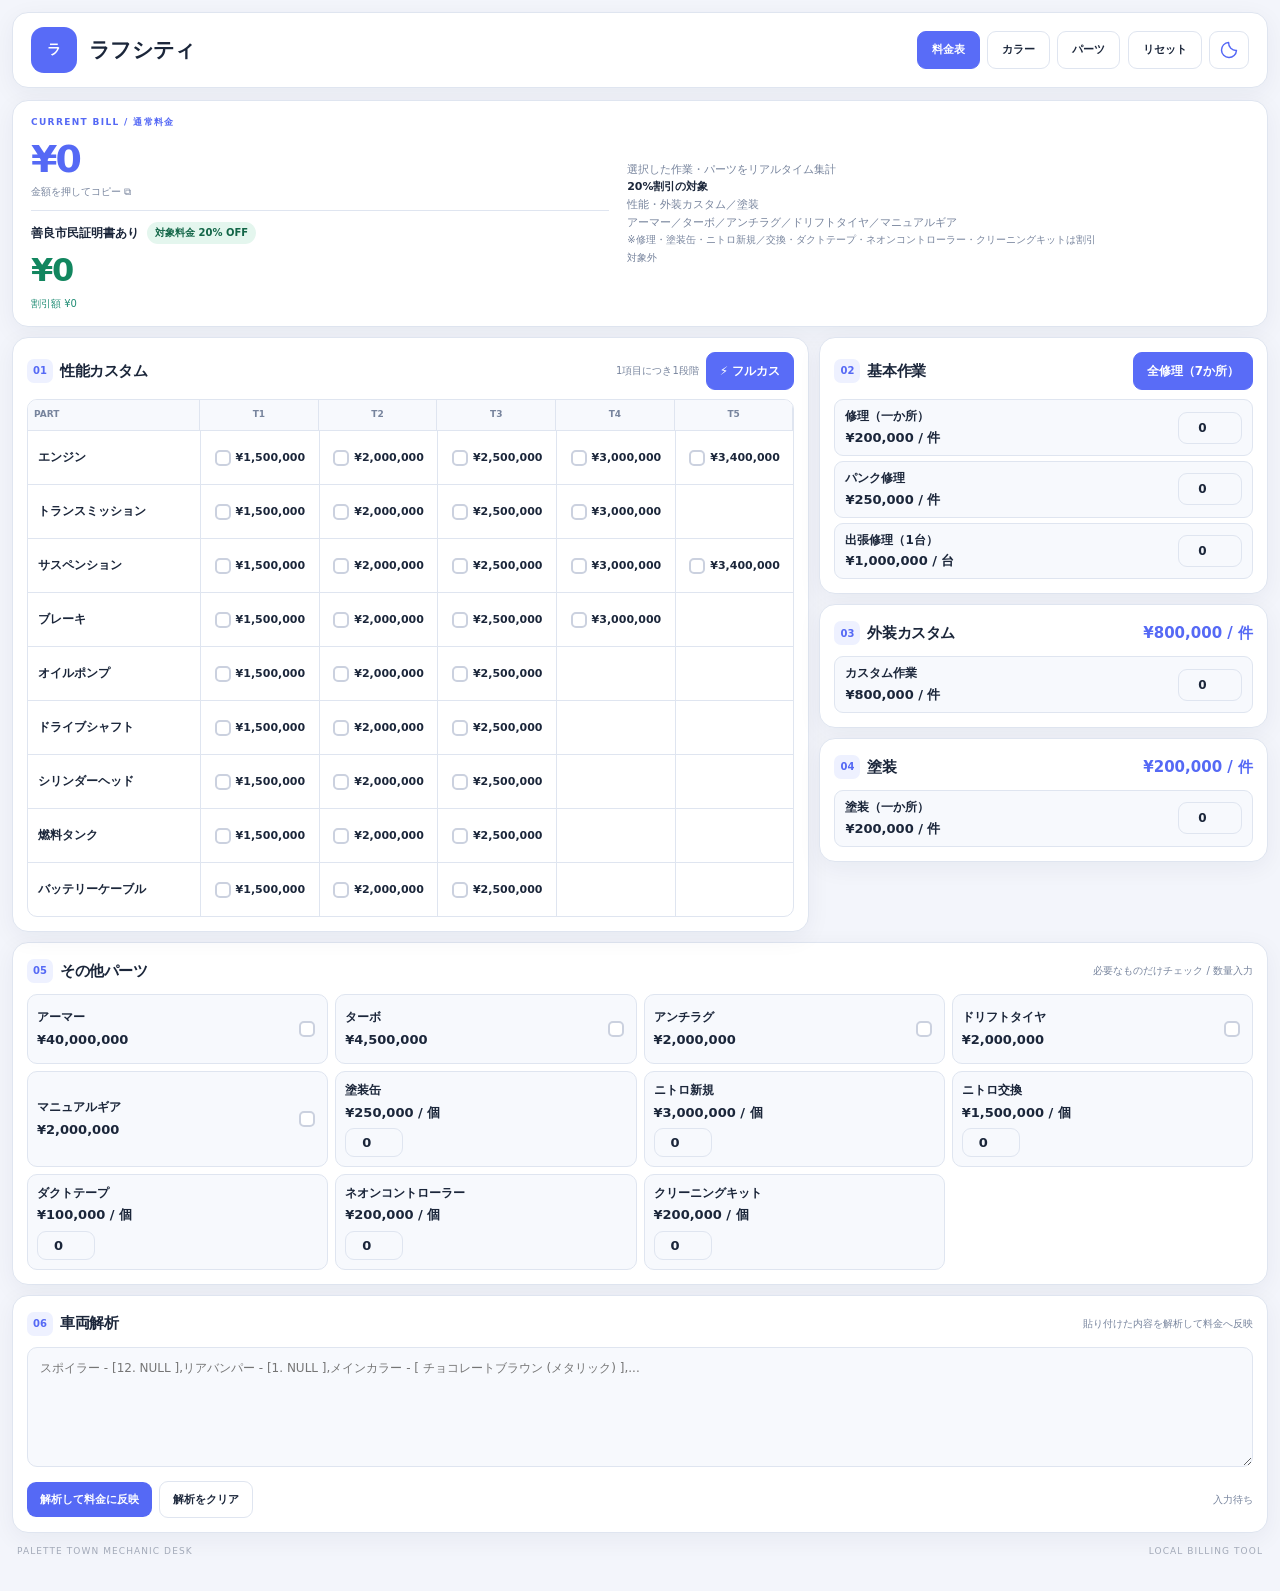
<file: index.html>
<!DOCTYPE html>
<html lang="ja">
<head>
  <meta charset="UTF-8">
  <meta name="viewport" content="width=device-width, initial-scale=1.0">
  <title>料金表 | ラフシティ</title>
  <link rel="stylesheet" href="style.css?v=checkbox-align-20261123-v1">
<link rel="stylesheet" href="shared-ui.css?v=ui-unify-20261020-1">
<script src="shared-ui.js?v=roughcity-header-20261117-1"></script>
</head>
<body data-pt-page="mechanic">
  <div class="app pt-page">

    <header class="topbar pt-header">
  <a class="pt-brand" href="index.html" aria-label="ラフシティ 料金表へ">
    <span class="pt-brand-mark" aria-hidden="true">ラ</span>
    <span class="pt-brand-copy"><strong class="pt-header-name">ラフシティ</strong></span>
  </a>
  <nav class="pt-header-actions" aria-label="メインナビゲーション">
    <span class="pt-nav-pages">
      <a class="pt-tab is-active" href="index.html" aria-current="page">料金表</a>
      <a class="pt-tab" href="colors.html">カラー</a>
      <a class="pt-tab" href="guide.html">パーツ</a>
    </span>
    <span class="pt-nav-tools">
      <button id="resetBtn" type="button" class="ghost pt-utility">リセット</button>
      <button id="themeBtn" class="pt-theme" type="button" title="表示モード切替" aria-label="表示モードを切り替える">☾</button>
    </span>
  </nav>
</header>

    <section class="summary">
      <div class="bill-amounts">
        <div class="bill-line">
          <p class="eyebrow">CURRENT BILL / 通常料金</p>
          <button type="button" class="amount-click total" id="total"
            title="通常料金をコピー" aria-label="通常料金0円をコピー">¥0</button>
          <span class="copy-assist">金額を押してコピー <span aria-hidden="true">⧉</span></span>
        </div>
        <div class="certificate-bill">
          <div class="certificate-title">
            <span>善良市民証明書あり</span>
            <span class="certificate-rate">対象料金 20% OFF</span>
          </div>
          <button type="button" class="amount-click discounted-total" id="discountTotal"
            title="証明書割引後の金額をコピー" aria-label="善良市民証明書適用後0円をコピー">¥0</button>
          <span class="discount-savings" id="discountSavings">割引額 ¥0</span>
        </div>
      </div>
      <div class="summary-note">
        選択した作業・パーツをリアルタイム集計<br>
        <strong>20%割引の対象</strong><br>
        性能・外装カスタム／塗装<br>
        アーマー／ターボ／アンチラグ／ドリフトタイヤ／マニュアルギア<br>
        <span class="summary-notice">※修理・塗装缶・ニトロ新規／交換・ダクトテープ・ネオンコントローラー・クリーニングキットは割引対象外</span>
      </div>
      <div class="message" id="message" role="status" aria-live="polite"></div>
    </section>

    <main class="workspace">

      <section class="panel performance">
        <div class="panel-head">
          <div>
            <span class="section-no">01</span>
            <h2>性能カスタム</h2>
          </div>
          <div class="performance-quick">
            <span class="hint">1項目につき1段階</span>
            <button type="button" id="fullCustomBtn" class="full-custom-btn" aria-pressed="false" title="エンジンT4・ブレーキT3・トランスミッションT3・その他性能最高T、アーマー・ターボ・ニトロ新規1個を選択（サスペンション除外）">⚡ フルカス</button>
          </div>
        </div>

        <div class="tier-table">
          <div class="tier-head">
            <span>PART</span>
            <span>T1</span>
            <span>T2</span>
            <span>T3</span>
            <span>T4</span>
            <span>T5</span>
          </div>
          <div id="tierItems"></div>
        </div>
      </section>

      <div class="side-stack">

        <section class="panel compact">
          <div class="panel-head">
            <div>
              <span class="section-no">02</span>
              <h2>基本作業</h2>
            </div>
            <button id="fullRepairBtn" class="full-repair-btn" type="button"
              aria-pressed="false" aria-controls="repairQty"
              title="修理件数を7か所に設定します（7か所 × ¥200,000）">全修理（7か所）</button>
          </div>

          <div class="basic-list">
            <label class="basic-row">
              <span>
                修理（一か所）
                <small>¥200,000 / 件</small>
              </span>
              <input id="repairQty" type="number" min="0" step="1" value="0" data-price="200000" class="qty" aria-label="修理か所数">
            </label>

            <label class="basic-row">
              <span>
                パンク修理
                <small>¥250,000 / 件</small>
              </span>
              <input type="number" min="0" value="0" data-price="250000" class="qty">
            </label>

            <label class="basic-row">
              <span>
                出張修理（1台）
                <small>¥1,000,000 / 台</small>
              </span>
              <input type="number" min="0" value="0" data-price="1000000" class="qty">
            </label>
          </div>
        </section>

        <section class="panel compact">
          <div class="panel-head">
            <div>
              <span class="section-no">03</span>
              <h2>外装カスタム</h2>
            </div>
            <strong>¥800,000 / 件</strong>
          </div>

          <div class="basic-list">
            <label class="basic-row">
              <span>
                カスタム作業
                <small>¥800,000 / 件</small>
              </span>
              <input id="customQty" type="number" min="0" value="0" data-price="800000" data-discount-eligible="true" class="qty">
            </label>
          </div>
        </section>

        <section class="panel compact">
          <div class="panel-head">
            <div>
              <span class="section-no">04</span>
              <h2>塗装</h2>
            </div>
            <strong>¥200,000 / 件</strong>
          </div>

          <div class="basic-list">
            <label class="basic-row">
              <span>
                塗装（一か所）
                <small>¥200,000 / 件</small>
              </span>
              <input id="paintQty" type="number" min="0" value="0" data-price="200000" data-discount-eligible="true" class="qty">
            </label>
          </div>
        </section>

      </div>
    </main>

    <section class="panel other">
      <div class="panel-head">
        <div>
          <span class="section-no">05</span>
          <h2>その他パーツ</h2>
        </div>
        <span class="hint">必要なものだけチェック / 数量入力</span>
      </div>

      <div class="parts-grid" id="partsGrid"></div>
    </section>

    <!-- 車両解析はページの一番最後 -->
    <section class="panel analyzer-panel">
      <div class="panel-head">
        <div>
          <span class="section-no">06</span>
          <h2>車両解析</h2>
        </div>
        <span class="hint">貼り付けた内容を解析して料金へ反映</span>
      </div>

      <textarea
        id="orderInput"
        class="analyzer-input"
        spellcheck="false"
        placeholder="スポイラー - [12. NULL ],リアバンパー - [1. NULL ],メインカラー - [ チョコレートブラウン (メタリック) ],..."
      ></textarea>

      <div class="analyzer-actions">
        <button id="analyzeBtn">解析して料金に反映</button>
        <button id="clearAnalysisBtn" class="ghost">解析をクリア</button>
        <span id="analyzerStatus" class="analyzer-status">入力待ち</span>
      </div>

      <div id="analyzerResult" class="analyzer-result">
        <div class="analyzer-result-head">
          <strong>必要アイテム合計</strong>
          <div class="analyzer-counts">
            <span id="analysisItemCount">0個</span>
            <span id="analysisTypeCount">0種類</span>
          </div>
        </div>

        <div id="needGrid" class="need-grid"></div>

        <div class="analysis-breakdown">
          <div class="analysis-charge">
            <span>
              カスタム
              <small class="auto-note">料金へ自動反映</small>
            </span>
            <strong><span id="analysisCustomCount">0</span>件 × ¥800,000</strong>
          </div>

          <div class="analysis-charge">
            <span>
              塗装
              <small class="auto-note">料金へ自動反映</small>
            </span>
            <strong><span id="analysisPaintCount">0</span>件 × ¥200,000</strong>
          </div>
        </div>

        <div class="instruction-area">
          <section class="instruction-section">
            <div class="instruction-title">
              <div>
                <strong>パーツ選択</strong>
                <small>どのパーツの、どの項目を、何番にするか</small>
              </div>
              <span id="partInstructionCount">0件</span>
            </div>
            <div id="partInstructionGrid" class="instruction-grid"></div>
          </section>

          <section class="instruction-section">
            <div class="instruction-title">
              <div>
                <strong>カラー</strong>
                <small>どの項目を、何色にするか</small>
              </div>
              <span id="settingInstructionCount">0件</span>
            </div>
            <div id="settingInstructionGrid" class="instruction-grid"></div>
          </section>
        </div>

        <section id="unregisteredSection" class="unregistered-section" hidden>
          <div class="instruction-title">
            <div>
              <strong>未登録</strong>
              <small>変更項目が未登録のものです。内容を確認してください。</small>
            </div>
            <span id="unregisteredCount">0件</span>
          </div>
          <div id="unregisteredGrid" class="instruction-grid"></div>
        </section>
      </div>
    </section>

    <footer>
      <span>PALETTE TOWN MECHANIC DESK</span>
      <span>LOCAL BILLING TOOL</span>
    </footer>

  </div>

  <script src="script.js?v=price-order-20261117-1"></script>
</body>
</html>
</file>
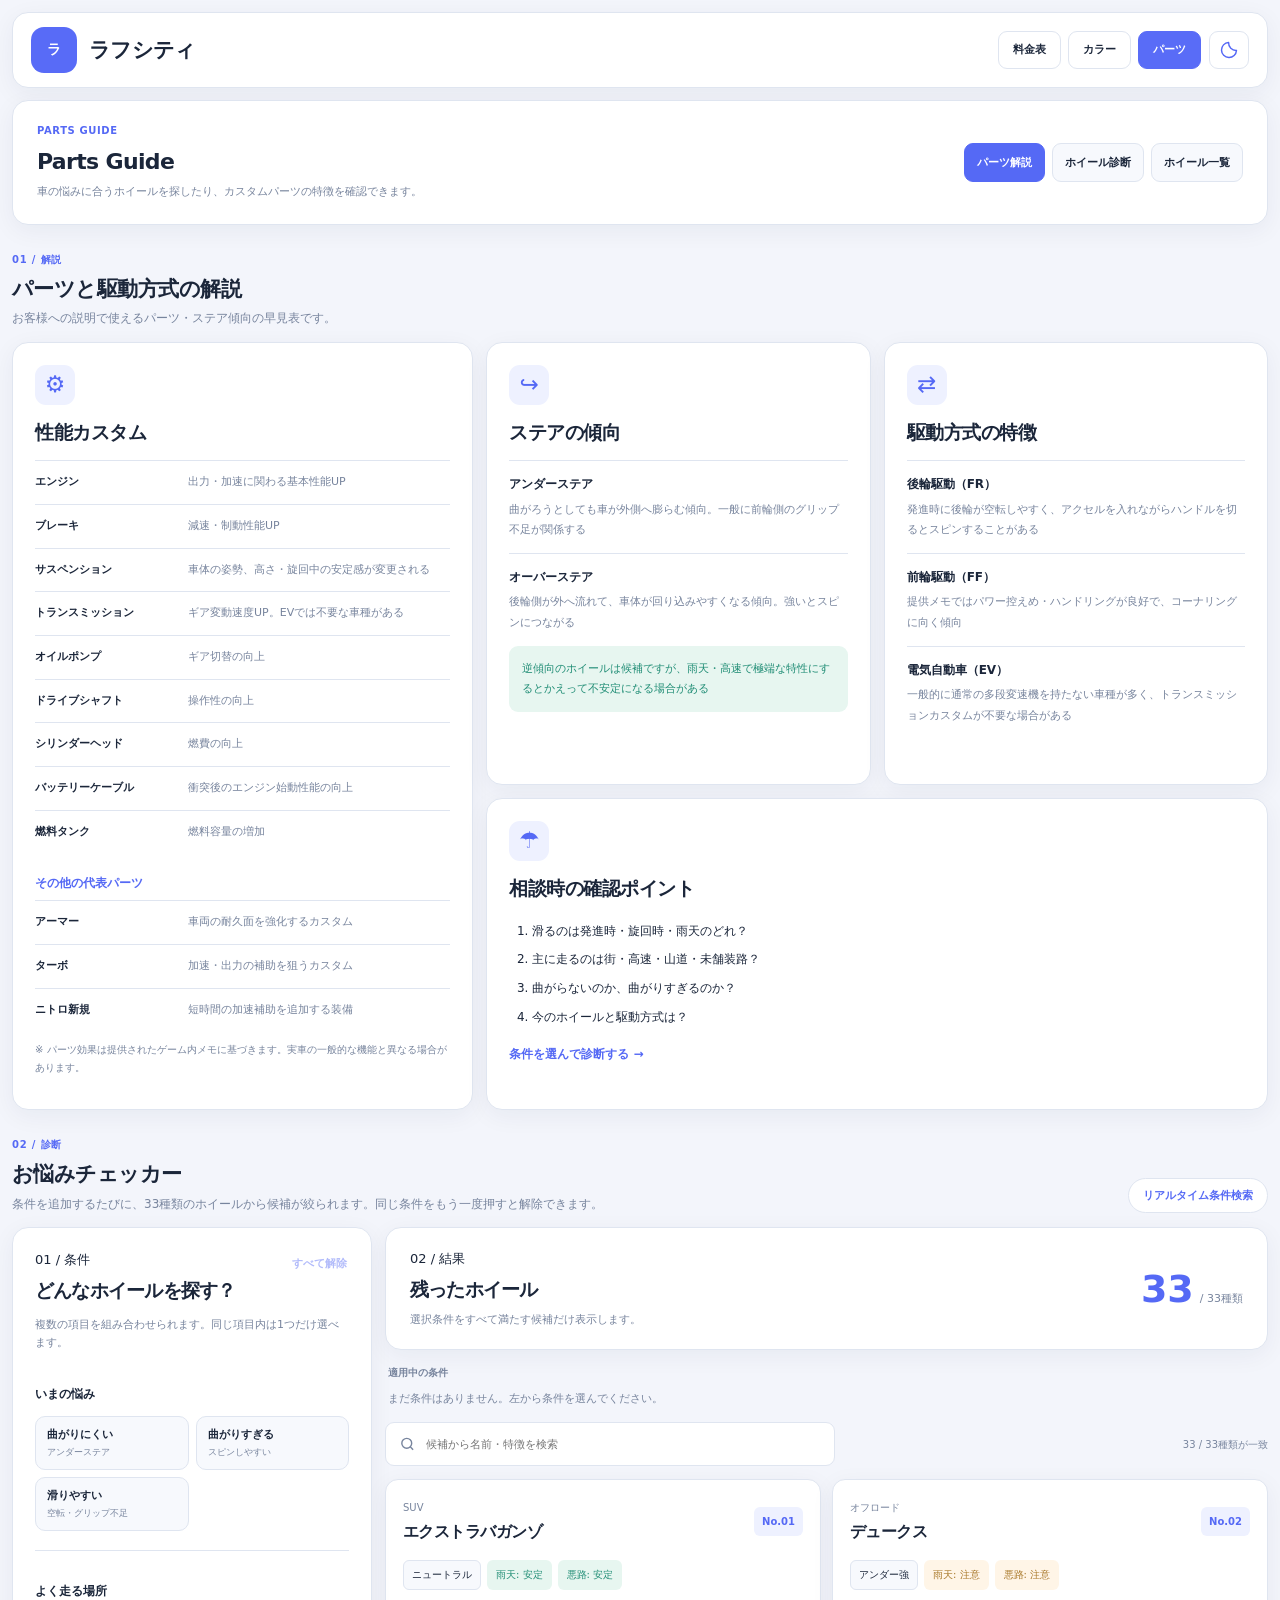
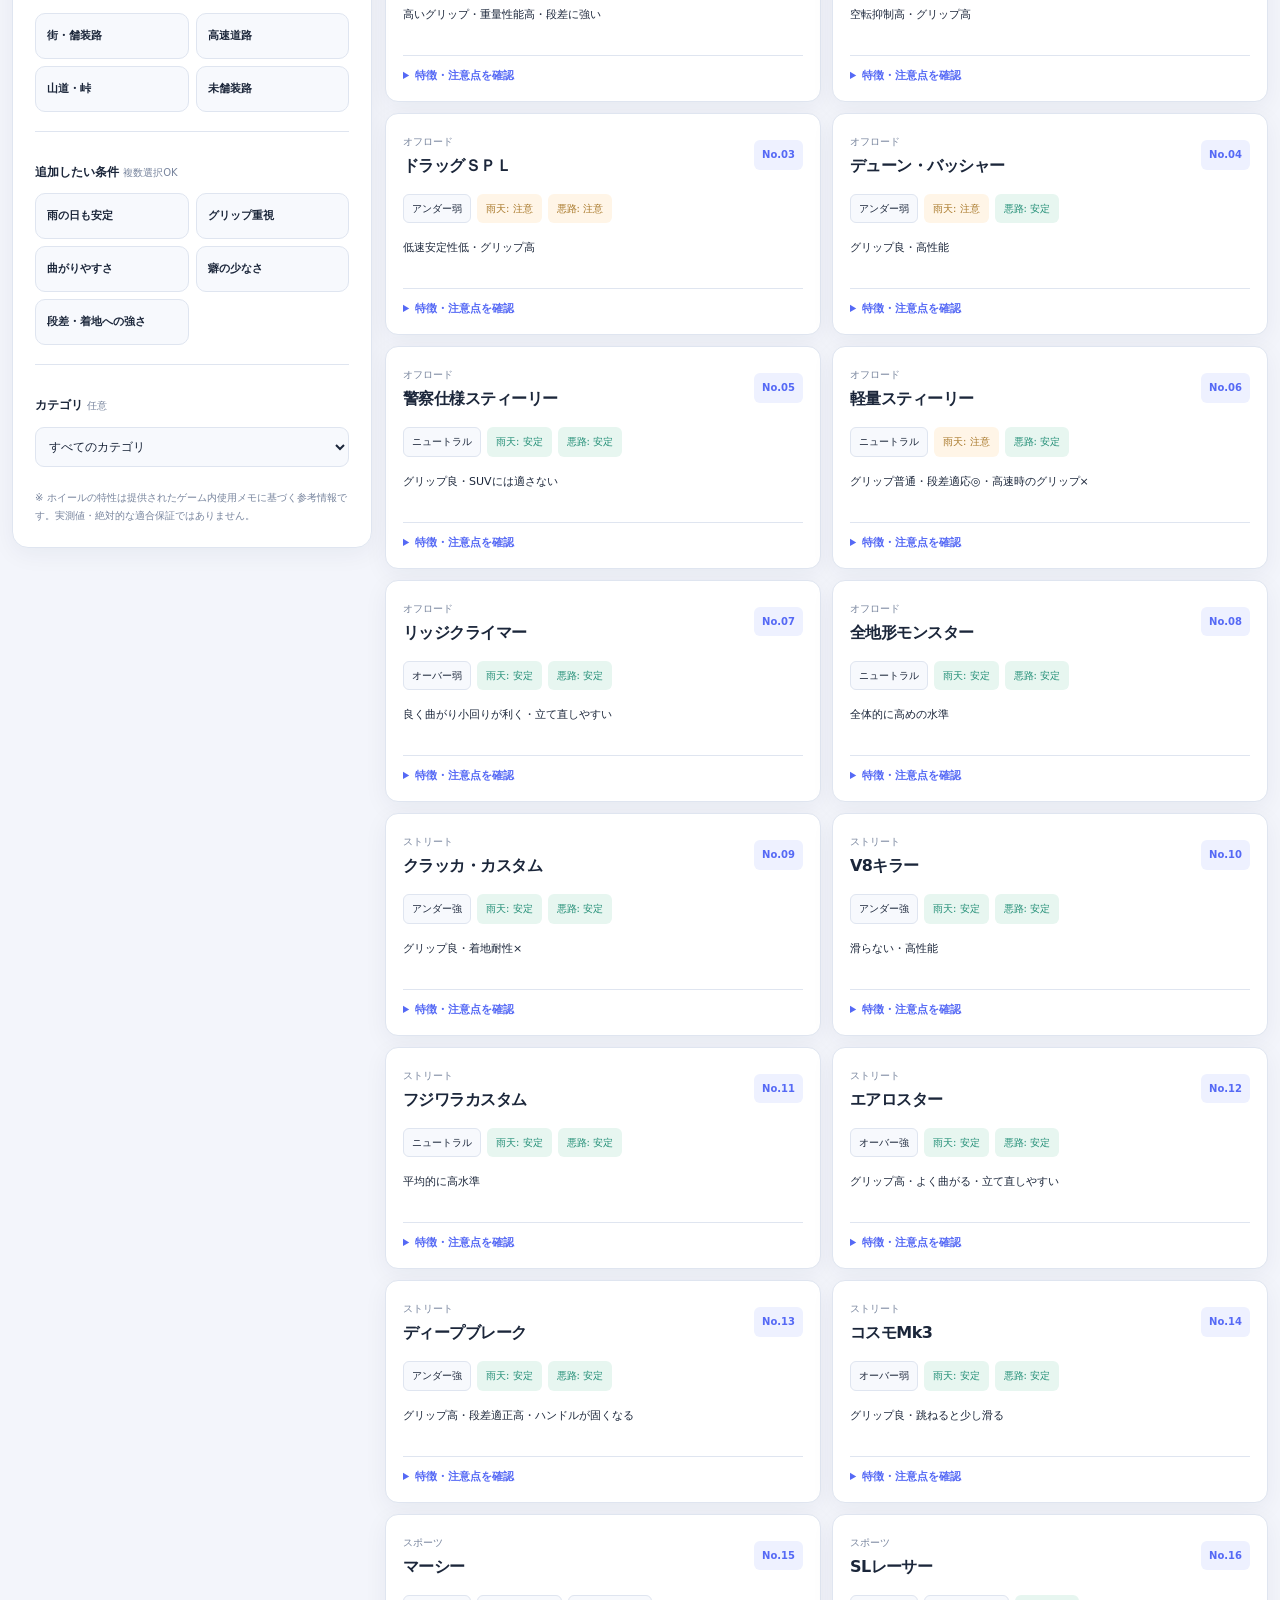
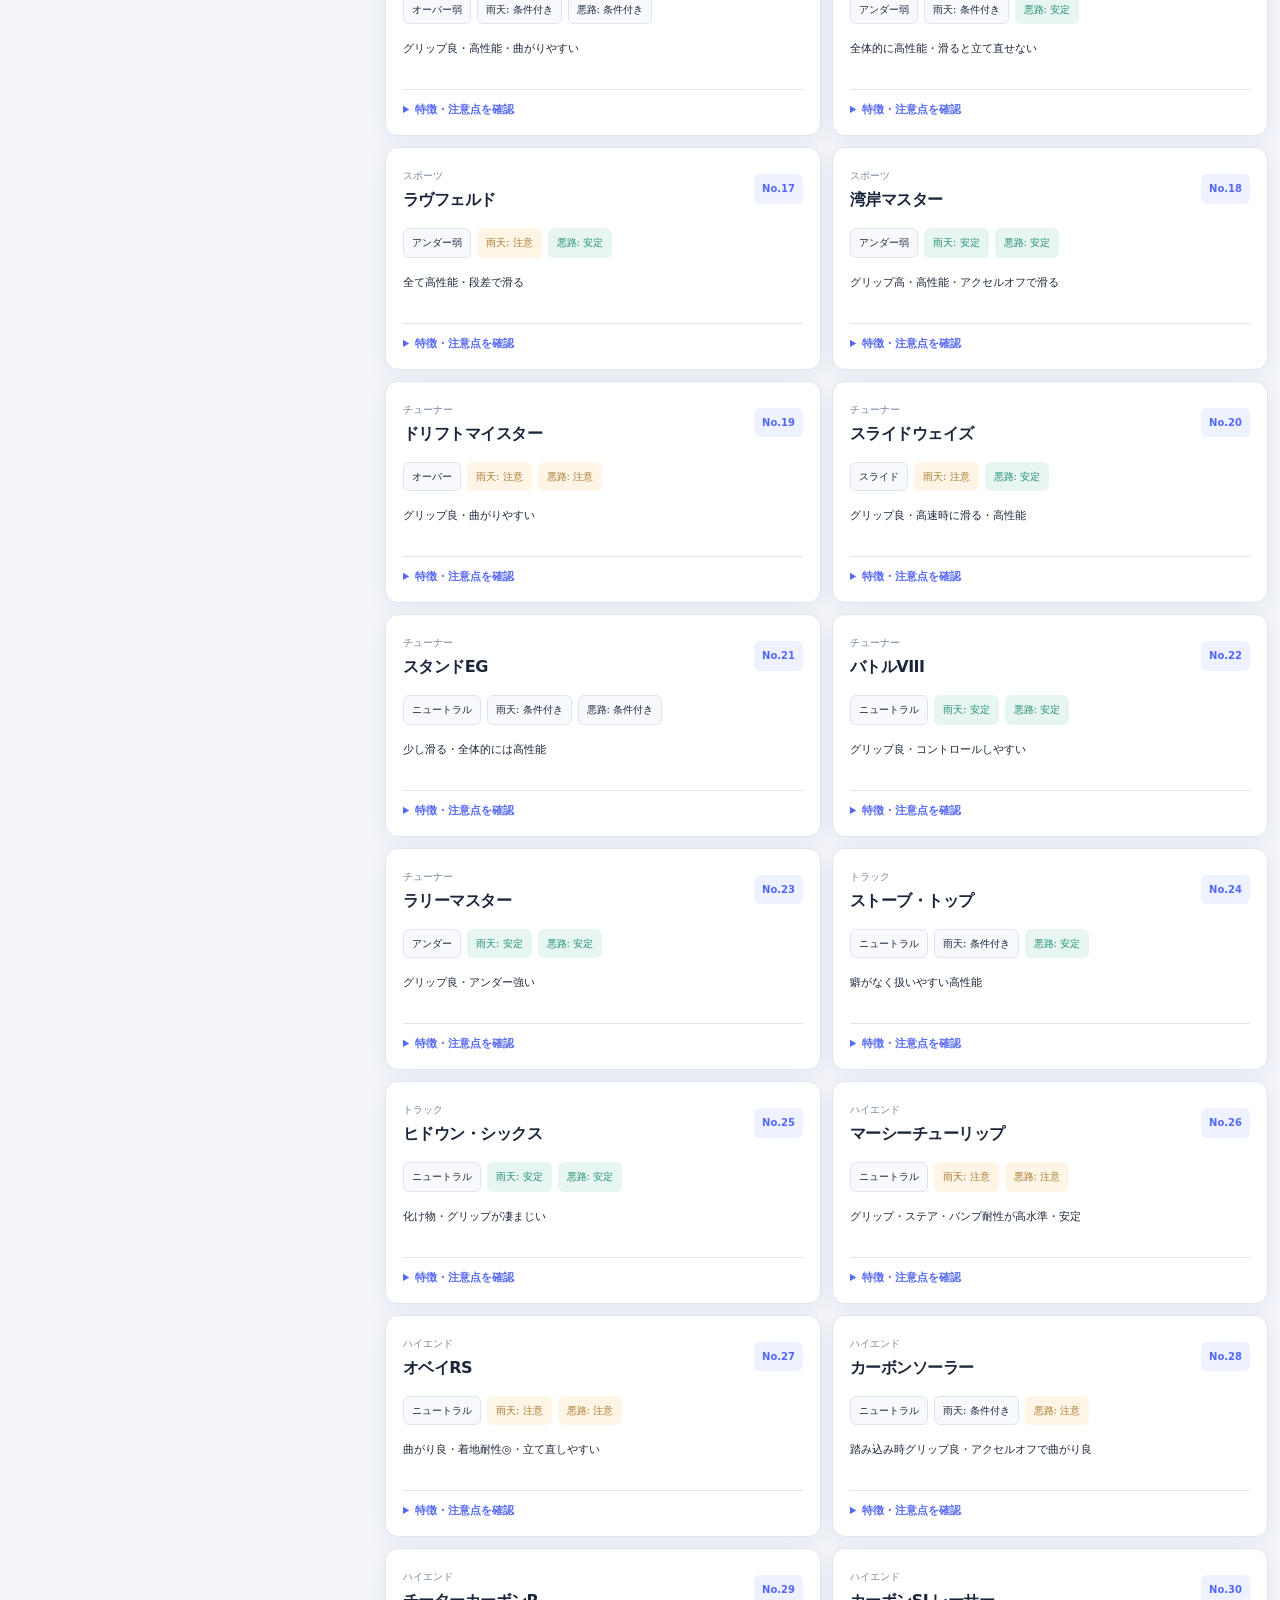
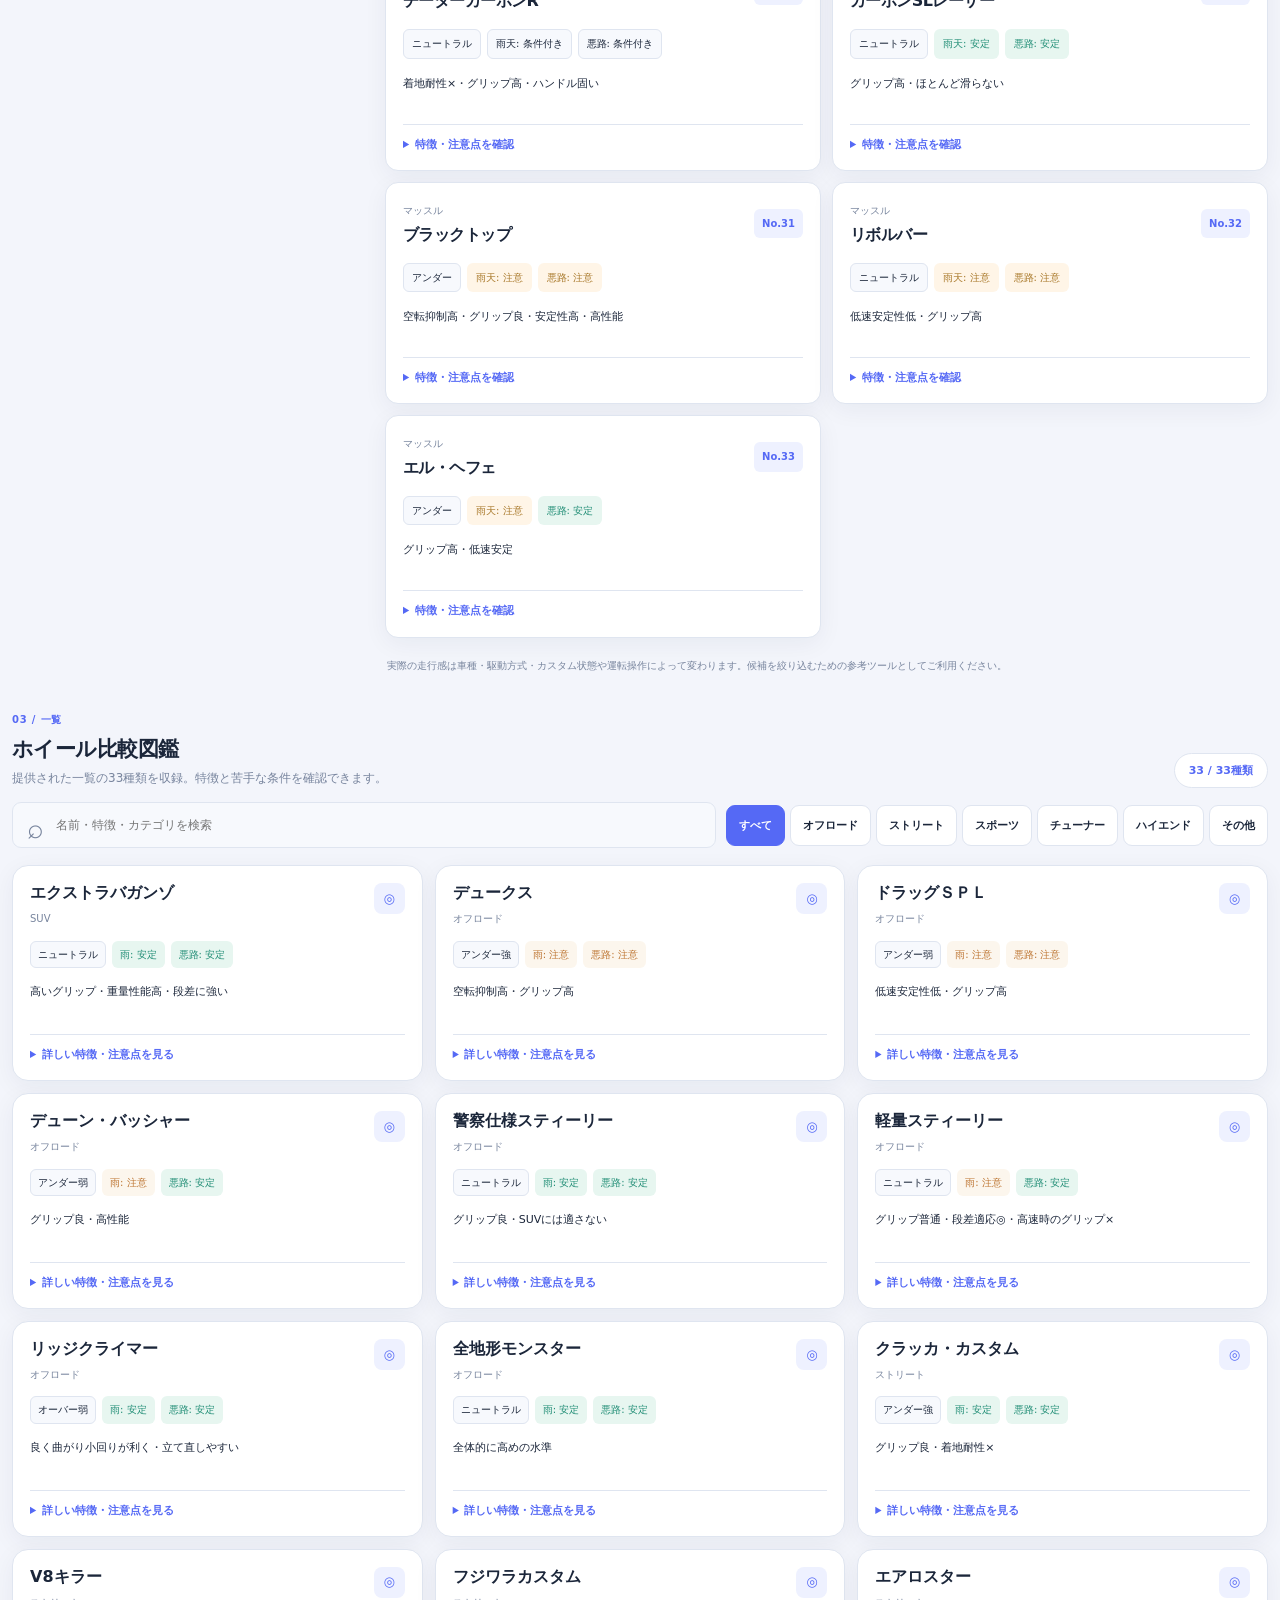
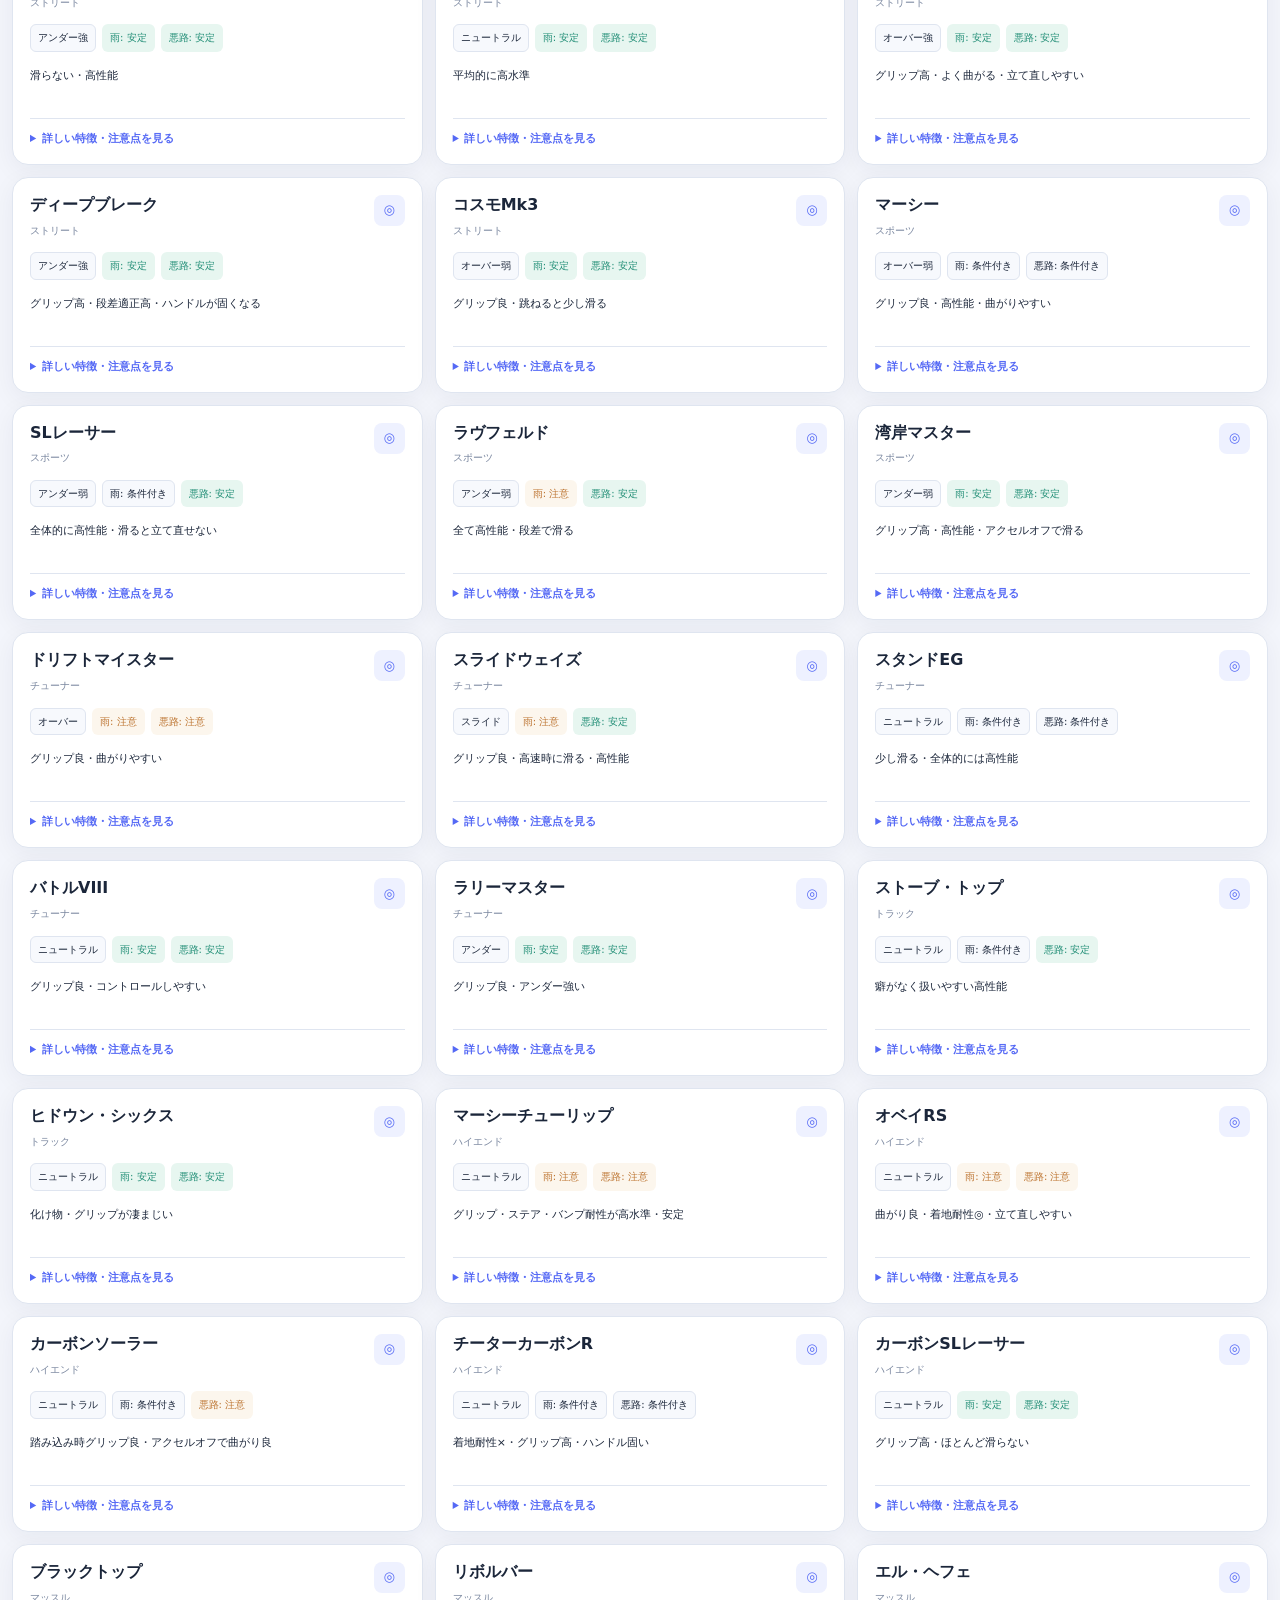
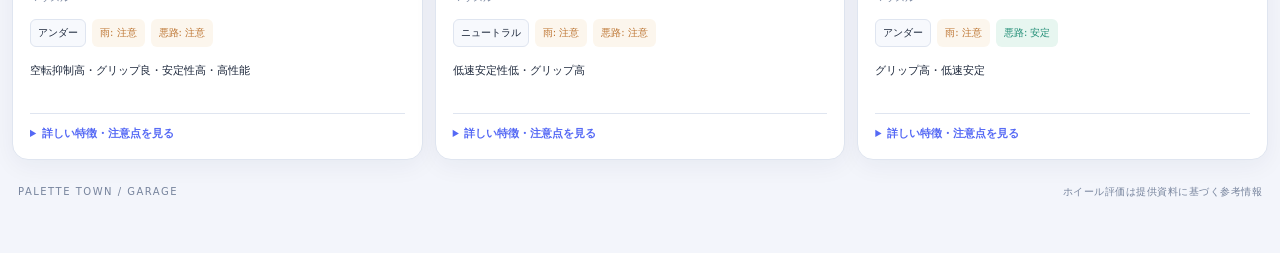
<file: guide.html>
<!DOCTYPE html>
<html lang="ja">
<head>
<meta charset="utf-8"><meta name="viewport" content="width=device-width,initial-scale=1">
<title>パーツ | ラフシティ</title>
<link rel="stylesheet" href="guide.css?v=live-checker-20261020-2">
<link rel="stylesheet" href="guide-filters.css?v=live-checker-20261020-2">
<script src="guide.js?v=live-checker-20261020-2" defer></script>
<script src="guide-filters.js?v=live-checker-20261020-2" defer></script>
<link rel="stylesheet" href="shared-ui.css?v=ui-unify-20261020-1">
<script src="shared-ui.js?v=roughcity-20261117-2"></script>
</head>
<body data-pt-page="guide">
<div class="page pt-page">
<header class="topbar pt-header">
  <a class="pt-brand" href="index.html" aria-label="ラフシティ 料金表へ">
    <span class="pt-brand-mark" aria-hidden="true">ラ</span>
    <span class="pt-brand-copy"><strong class="pt-header-name">ラフシティ</strong></span>
  </a>
  <nav class="pt-header-actions" aria-label="メインナビゲーション">
    <span class="pt-nav-pages">
      <a class="pt-tab" href="index.html">料金表</a>
      <a class="pt-tab" href="colors.html">カラー</a>
      <a class="pt-tab is-active" href="guide.html" aria-current="page">パーツ</a>
    </span>
    <span class="pt-nav-tools"><button id="themeBtn" class="pt-theme" type="button" title="表示モード切替" aria-label="表示モードを切り替える">☾</button></span>
  </nav>
</header>

<section class="page-intro" aria-labelledby="guide-title">
  <div class="intro-copy">
    <div class="intro-label">PARTS GUIDE</div>
    <h1 id="guide-title">Parts Guide</h1>
    <p>車の悩みに合うホイールを探したり、カスタムパーツの特徴を確認できます。</p>
  </div>
  <nav class="intro-links" aria-label="このページの項目">
    <a href="#parts-guide">パーツ解説</a>
    <a href="#diagnostic">ホイール診断</a>
    <a href="#wheel-catalog">ホイール一覧</a>
  </nav>
</section>

<section id="parts-guide" class="section-block"><div class="section-head"><div><span class="overline">01 / 解説</span><h2>パーツと駆動方式の解説</h2><p>お客様への説明で使えるパーツ・ステア傾向の早見表です。</p></div></div>
  <div class="parts-guides"><article class="info-card lead-card"><span class="info-symbol">⚙</span><h3>性能カスタム</h3><div class="parts-table"><div><b>エンジン</b><span>出力・加速に関わる基本性能UP</span></div><div><b>ブレーキ</b><span>減速・制動性能UP</span></div><div><b>サスペンション</b><span>車体の姿勢、高さ・旋回中の安定感が変更される</span></div><div><b>トランスミッション</b><span>ギア変動速度UP。EVでは不要な車種がある</span></div><div><b>オイルポンプ</b><span>ギア切替の向上</span></div><div><b>ドライブシャフト</b><span>操作性の向上</span></div><div><b>シリンダーヘッド</b><span>燃費の向上</span></div><div><b>バッテリーケーブル</b><span>衝突後のエンジン始動性能の向上</span></div><div><b>燃料タンク</b><span>燃料容量の増加</span></div></div><h4 class="parts-subhead">その他の代表パーツ</h4><div class="parts-table"><div><b>アーマー</b><span>車両の耐久面を強化するカスタム</span></div><div><b>ターボ</b><span>加速・出力の補助を狙うカスタム</span></div><div><b>ニトロ新規</b><span>短時間の加速補助を追加する装備</span></div></div><p class="source-note">※ パーツ効果は提供されたゲーム内メモに基づきます。実車の一般的な機能と異なる場合があります。</p></article>
  <article class="info-card"><span class="info-symbol">↪</span><h3>ステアの傾向</h3><div class="guide-point"><b>アンダーステア</b><p>曲がろうとしても車が外側へ膨らむ傾向。一般に前輪側のグリップ不足が関係する</p></div><div class="guide-point"><b>オーバーステア</b><p>後輪側が外へ流れて、車体が回り込みやすくなる傾向。強いとスピンにつながる</p></div><div class="tip-inline">逆傾向のホイールは候補ですが、雨天・高速で極端な特性にするとかえって不安定になる場合がある</div></article>
  <article class="info-card"><span class="info-symbol">⇄</span><h3>駆動方式の特徴</h3><div class="guide-point"><b>後輪駆動（FR）</b><p>発進時に後輪が空転しやすく、アクセルを入れながらハンドルを切るとスピンすることがある</p></div><div class="guide-point"><b>前輪駆動（FF）</b><p>提供メモではパワー控えめ・ハンドリングが良好で、コーナリングに向く傾向</p></div><div class="guide-point"><b>電気自動車（EV）</b><p>一般的に通常の多段変速機を持たない車種が多く、トランスミッションカスタムが不要な場合がある</p></div></article>
  <article class="info-card accent-card"><span class="info-symbol">☂</span><h3>相談時の確認ポイント</h3><ol class="consult-list"><li>滑るのは発進時・旋回時・雨天のどれ？</li><li>主に走るのは街・高速・山道・未舗装路？</li><li>曲がらないのか、曲がりすぎるのか？</li><li>今のホイールと駆動方式は？</li></ol><a href="#diagnostic" class="inline-action">条件を選んで診断する →</a></article>
  </div>
</section>

<section id="diagnostic" class="section-block" aria-labelledby="check-heading">
  <div class="section-head"><div><span class="overline">02 / 診断</span><h2 id="check-heading">お悩みチェッカー</h2><p>条件を追加するたびに、33種類のホイールから候補が絞られます。同じ条件をもう一度押すと解除できます。</p></div><span class="section-note">リアルタイム条件検索</span></div>
  <div class="layout">
    <section class="filters card" aria-labelledby="filterTitle">
      <div class="filters-header"><div><span class="step-label">01 / 条件</span><h2 id="filterTitle">どんなホイールを探す？</h2></div><button id="clearAll" type="button" class="clear-link">すべて解除</button></div>
      <p class="filter-note">複数の項目を組み合わせられます。同じ項目内は1つだけ選べます。</p>
      <div class="filter-section"><h3>いまの悩み</h3><div class="choices" data-group="issue" role="group" aria-label="いまの悩み">
        <button type="button" data-value="under" aria-pressed="false">曲がりにくい<span>アンダーステア</span></button>
        <button type="button" data-value="over" aria-pressed="false">曲がりすぎる<span>スピンしやすい</span></button>
        <button type="button" data-value="slip" aria-pressed="false">滑りやすい<span>空転・グリップ不足</span></button>
      </div></div>
      <div class="filter-section"><h3>よく走る場所</h3><div class="choices" data-group="road" role="group" aria-label="よく走る場所">
        <button type="button" data-value="city" aria-pressed="false">街・舗装路</button>
        <button type="button" data-value="highway" aria-pressed="false">高速道路</button>
        <button type="button" data-value="mountain" aria-pressed="false">山道・峠</button>
        <button type="button" data-value="offroad" aria-pressed="false">未舗装路</button>
      </div></div>
      <div class="filter-section"><h3>追加したい条件 <span class="hint">複数選択OK</span></h3><div class="choices" data-group="flags" role="group" aria-label="追加したい条件">
        <button type="button" data-value="rain" aria-pressed="false">雨の日も安定</button>
        <button type="button" data-value="grip" aria-pressed="false">グリップ重視</button>
        <button type="button" data-value="turn" aria-pressed="false">曲がりやすさ</button>
        <button type="button" data-value="balanced" aria-pressed="false">癖の少なさ</button>
        <button type="button" data-value="bumps" aria-pressed="false">段差・着地への強さ</button>
      </div></div>
      <div class="filter-section last"><label for="categoryFilter"><h3>カテゴリ <span class="hint">任意</span></h3></label><select id="categoryFilter"><option value="">すべてのカテゴリ</option><option>オフロード</option><option>ストリート</option><option>スポーツ</option><option>チューナー</option><option>トラック</option><option>ハイエンド</option><option>SUV</option><option>マッスル</option></select></div>
      <p class="qualifier">※ ホイールの特性は提供されたゲーム内使用メモに基づく参考情報です。実測値・絶対的な適合保証ではありません。</p>
    </section>
    <section class="results" aria-labelledby="resultsTitle">
      <div class="result-overview card"><div><span class="step-label">02 / 結果</span><h2 id="resultsTitle">残ったホイール</h2><p>選択条件をすべて満たす候補だけ表示します。</p></div><div class="count-box" aria-live="polite"><strong id="remainingCount">33</strong><span>/ 33種類</span></div></div>
      <div class="active-panel" id="activePanel"><span class="active-caption">適用中の条件</span><div id="activeFilters" class="active-filters" aria-live="polite"><span class="empty-filter">まだ条件はありません</span></div></div>
      <div class="result-toolbar"><label class="search"><svg viewBox="0 0 24 24" width="18" height="18" fill="none" stroke="currentColor" stroke-width="2" aria-hidden="true"><circle cx="11" cy="11" r="7"/><path d="m20 20-4-4"/></svg><input type="search" id="filterWheelSearch" placeholder="候補から名前・特徴を検索" aria-label="候補のホイールを検索"></label><span class="result-hint" id="resultStatus" role="status" aria-live="polite">33種類を表示中</span></div>
      <div id="resultsGrid" class="results-grid"></div>
      <div class="no-results card" id="noResults" hidden><div class="no-icon">0</div><h3>一致するホイールがありません</h3><p>条件を組み合わせると0件になる場合があります。条件を1つ外すと候補が増えます。</p><button type="button" id="undoLast" class="primary">最後に追加した条件を解除</button><button type="button" id="emptyClear" class="secondary">全部解除する</button></div>
      <p class="bottom-note">実際の走行感は車種・駆動方式・カスタム状態や運転操作によって変わります。候補を絞り込むための参考ツールとしてご利用ください。</p>
    </section>
  </div>
</section>

<section id="wheel-catalog" class="section-block"><div class="section-head"><div><span class="overline">03 / 一覧</span><h2>ホイール比較図鑑</h2><p>提供された一覧の33種類を収録。特徴と苦手な条件を確認できます。</p></div><div class="count-pill" id="visibleCount">33種類</div></div>
 <div class="catalog-toolbar"><label class="search-box"><span>⌕</span><input id="wheelSearch" type="search" placeholder="名前・特徴・カテゴリを検索" aria-label="ホイールを検索"></label><div id="wheelFilters" class="filter-tabs" role="group" aria-label="ホイールのカテゴリ"><button type="button" data-filter="all" class="active">すべて</button><button type="button" data-filter="オフロード">オフロード</button><button type="button" data-filter="ストリート">ストリート</button><button type="button" data-filter="スポーツ">スポーツ</button><button type="button" data-filter="チューナー">チューナー</button><button type="button" data-filter="ハイエンド">ハイエンド</button><button type="button" data-filter="その他">その他</button></div></div>
 <div class="catalog-grid" id="catalogGrid"></div><p class="catalog-none" id="catalogNone" hidden>一致するホイールはありません。検索条件を変えてください。</p>
</section>

<footer class="site-footer"><span>PALETTE TOWN / GARAGE</span><span>ホイール評価は提供資料に基づく参考情報</span></footer>
</div>
</body>
</html>
</file>
<file: style.css>
*{box-sizing:border-box}

:root{
  --bg:#f4f6fa;
  --surface:#fff;
  --surface2:#f8f9fc;
  --text:#182033;
  --muted:#7b8498;
  --line:#e4e8f0;
  --primary:#5367f5;
  --primary-dark:#4052d8;
  --green:#18a874;
  --shadow:0 6px 20px rgba(29,42,76,.06);
}

body.dark{
  --bg:#11141b;
  --surface:#1a1f29;
  --surface2:#202631;
  --text:#edf1f7;
  --muted:#929bad;
  --line:#303746;
  --primary:#6879ff;
  --primary-dark:#7b89ff;
  --green:#37c995;
  --shadow:0 8px 24px rgba(0,0,0,.22);
}

html{scroll-behavior:smooth}

body{
  margin:0;
  background:var(--bg);
  color:var(--text);
  font-family:"Noto Sans JP","Yu Gothic",system-ui,sans-serif;
  transition:background .2s,color .2s;
}

button,input{font:inherit}
button{cursor:pointer}

.app{
  width:min(1320px,calc(100% - 24px));
  margin:12px auto 24px;
}

.topbar{
  background:var(--surface);
  border:1px solid var(--line);
  border-radius:16px;
  padding:14px 18px;
  display:flex;
  align-items:center;
  justify-content:space-between;
  gap:14px;
  box-shadow:var(--shadow);
  margin-bottom:10px;
}

.brand{
  display:flex;
  align-items:center;
  gap:11px;
}

.brand-mark{
  width:44px;
  height:44px;
  border-radius:12px;
  background:var(--primary);
  color:#fff;
  display:grid;
  place-items:center;
  font-size:13px;
  font-weight:900;
}

.eyebrow{
  color:var(--primary);
  font-size:9px;
  font-weight:900;
  letter-spacing:.15em;
  margin:0 0 2px;
}

h1{
  font-size:21px;
  margin:0;
  letter-spacing:-.04em;
}

.header-actions{
  display:flex;
  align-items:center;
  gap:6px;
}

button{
  border:0;
  border-radius:9px;
  padding:9px 13px;
  background:var(--primary);
  color:#fff;
  font-weight:800;
  font-size:11px;
}

button:hover{
  background:var(--primary-dark);
}

button:active{
  transform:scale(.98);
}

button.ghost{
  background:var(--surface);
  color:var(--text);
  border:1px solid var(--line);
}

.theme-btn{
  width:38px;
  height:38px;
  padding:0;
  display:grid;
  place-items:center;
  background:var(--surface);
  color:var(--text);
  border:1px solid var(--line);
  font-size:16px;
}

.theme-btn:hover{
  background:var(--surface2);
}

/* サマリー */

.summary{
  background:linear-gradient(
    110deg,
    var(--surface) 0%,
    var(--surface) 65%,
    #eef0ff 100%
  );
  border:1px solid var(--line);
  border-radius:16px;
  padding:15px 18px;
  display:grid;
  grid-template-columns:1.1fr 1fr auto;
  align-items:center;
  gap:12px;
  box-shadow:var(--shadow);
  margin-bottom:10px;
}

body.dark .summary{
  background:linear-gradient(
    110deg,
    var(--surface) 0%,
    var(--surface) 65%,
    #20253d 100%
  );
}

.total{
  font-size:38px;
  line-height:1;
  font-weight:900;
  color:var(--primary);
  letter-spacing:-.05em;
}

.summary-note{
  font-size:11px;
  color:var(--muted);
  line-height:1.6;
}

.message{
  font-size:11px;
  color:var(--green);
  text-align:right;
  min-width:130px;
}

/* レイアウト */

.workspace{
  display:grid;
  grid-template-columns:minmax(0,1.6fr) minmax(340px,.9fr);
  gap:10px;
}

.panel{
  background:var(--surface);
  border:1px solid var(--line);
  border-radius:15px;
  padding:14px;
  box-shadow:var(--shadow);
  margin-bottom:10px;
}

.panel-head{
  display:flex;
  justify-content:space-between;
  align-items:center;
  gap:8px;
  margin-bottom:9px;
}

.panel-head>div{
  display:flex;
  align-items:center;
  gap:7px;
}

.section-no{
  color:var(--primary);
  background:#eef0ff;
  border-radius:6px;
  padding:4px 6px;
  font-size:8px;
  font-weight:900;
}

body.dark .section-no{
  background:#292f52;
}

h2{
  font-size:15px;
  margin:0;
}

.hint{
  font-size:10px;
  color:var(--muted);
}

.panel-head strong{
  font-size:15px;
  color:var(--primary);
  font-weight:900;
  white-space:nowrap;
}

/* 性能カスタム */

.tier-table{
  border:1px solid var(--line);
  border-radius:10px;
  overflow:hidden;
}

.tier-head,
.tier-row{
  display:grid;
  grid-template-columns:1.45fr repeat(5,1fr);
}

.tier-head{
  background:var(--surface2);
  color:var(--muted);
  font-size:9px;
  font-weight:900;
}

.tier-head span{
  padding:8px 6px;
  text-align:center;
  border-right:1px solid var(--line);
}

.tier-head span:first-child{
  text-align:left;
}

.tier-row{
  min-height:54px;
  border-top:1px solid var(--line);
}

.tier-row>span{
  display:flex;
  align-items:center;
  padding:7px 10px;
  font-size:12px;
  font-weight:800;
}

.tier-cell{
  display:flex;
  align-items:center;
  justify-content:center;
  border-left:1px solid var(--line);
}

.tier-cell label{
  width:100%;
  height:100%;
  display:flex;
  align-items:center;
  justify-content:center;
  gap:5px;
  cursor:pointer;
}

.tier-cell label:hover{
  background:var(--surface2);
}

.tier-cell input,
.part input[type=checkbox]{
  appearance:none;
  width:16px;
  height:16px;
  border:2px solid #cbd1df;
  border-radius:5px;
  background:var(--surface);
  position:relative;
  flex-shrink:0;
}

.tier-cell input:checked,
.part input[type=checkbox]:checked{
  background:var(--primary);
  border-color:var(--primary);
}

/* 性能カスタム：チェックを16pxの枠内に正確に中央配置。文字の✓に依存しない。 */
.tier-cell input[type="checkbox"] {
  -webkit-appearance: none;
  appearance: none;
  display: grid;
  place-items: center;
  margin: 0;
  padding: 0;
  line-height: normal;
  cursor: pointer;
}
.tier-cell input[type="checkbox"]::after {
  content: "";
  display: block;
  box-sizing: border-box;
  width: 5px;
  height: 8px;
  border-right: 2px solid #fff;
  border-bottom: 2px solid #fff;
  transform: translateY(-1px) rotate(45deg);
  opacity: 0;
}
.tier-cell input[type="checkbox"]:checked::after { opacity: 1; }

/* その他パーツの既存表示は変更しない。 */
.part input[type=checkbox]:checked::after{
  content:"✓";
  position:absolute;
  left:2px;
  top:-3px;
  color:#fff;
  font-size:11px;
  font-weight:900;
}

.tier-price{
  font-size:11px;
  color:var(--text);
  font-weight:800;
}

/* 基本作業 */

.basic-list{
  display:grid;
  gap:5px;
}

.basic-row{
  display:flex;
  align-items:center;
  justify-content:space-between;
  padding:7px 10px;
  border:1px solid var(--line);
  background:var(--surface2);
  border-radius:9px;
  font-size:12px;
  font-weight:700;
}

.basic-row span{
  display:flex;
  flex-direction:column;
  gap:2px;
}

.basic-row small{
  color:var(--text);
  font-size:13px;
  font-weight:800;
}

.qty{
  width:64px;
  height:32px;
  border:1px solid #d8ddea;
  border-radius:7px;
  background:var(--surface);
  color:var(--text);
  text-align:center;
  outline:none;
  font-weight:700;
}

.qty:focus{
  border-color:var(--primary);
  box-shadow:0 0 0 3px #eef0ff;
}

body.dark .qty{
  border-color:#3b4353;
}

/* その他パーツ */

.parts-grid{
  display:grid;
  grid-template-columns:repeat(4,1fr);
  gap:7px;
}

.part{
  min-height:70px;
  border:1px solid var(--line);
  border-radius:10px;
  background:var(--surface2);
  padding:9px;
  display:grid;
  grid-template-columns:1fr auto;
  gap:6px;
  align-items:center;
}

.part:hover{
  border-color:#c9d0e0;
}

.part:has(input:checked){
  border-color:#b8c0ff;
  background:#f0f2ff;
}

body.dark .part:has(input:checked){
  border-color:#6874d8;
  background:#252b45;
}

.part-name{
  font-size:12px;
  font-weight:800;
}

.part-price{
  font-size:13px;
  color:var(--text);
  font-weight:800;
  margin-top:3px;
}

.part .qty{
  width:58px;
  height:29px;
  margin-top:5px;
}

/* フッター */

footer{
  display:flex;
  justify-content:space-between;
  padding:2px 5px;
  color:#a2a9b8;
  font-size:9px;
  letter-spacing:.12em;
}

/* タブレット */

@media(max-width:1000px){
  .workspace{
    grid-template-columns:1fr;
  }

  .parts-grid{
    grid-template-columns:repeat(3,1fr);
  }
}

/* スマホ */

@media(max-width:700px){
  .app{
    width:calc(100% - 14px);
    margin-top:7px;
  }

  .topbar{
    flex-direction:column;
    align-items:flex-start;
    padding:12px 14px;
  }

  .header-actions{
    width:100%;
    flex-wrap:wrap;
  }

  .summary{
    grid-template-columns:1fr;
    padding:13px 15px;
  }

  .message{
    text-align:left;
  }

  .tier-table{
    overflow-x:auto;
  }

  .tier-head,
  .tier-row{
    min-width:650px;
  }

  .parts-grid{
    grid-template-columns:repeat(2,1fr);
  }

  .total{
    font-size:34px;
  }
}

/* 小さいスマホ */

@media(max-width:420px){
  .app{
    width:calc(100% - 8px);
  }

  .panel{
    padding:11px;
  }

  .topbar{
    padding:11px;
  }

  .summary{
    padding:12px;
  }

  .parts-grid{
    grid-template-columns:1fr;
  }

  .header-actions button{
    flex:1;
  }

  .theme-btn{
    flex:0 0 42px!important;
  }
}


/* 車両解析 統合 */
.analyzer-input{width:100%;min-height:105px;resize:vertical;padding:11px 12px;border:1px solid var(--line);border-radius:10px;background:var(--surface2);color:var(--text);outline:none;font:12px/1.65 "Noto Sans JP","Yu Gothic",system-ui,sans-serif}
.analyzer-input:focus{border-color:var(--primary);box-shadow:0 0 0 3px #eef0ff}body.dark .analyzer-input:focus{box-shadow:0 0 0 3px #292f52}
.analyzer-actions{display:flex;align-items:center;gap:7px;margin-top:8px}.analyzer-actions .ghost{background:var(--surface);color:var(--text);border:1px solid var(--line)}#analyzerStatus{margin-left:auto;color:var(--muted);font-size:10px}
.analyzer-result{display:none;margin-top:10px}.analyzer-result.show{display:block}.analyzer-result-head{display:flex;justify-content:space-between;align-items:center;margin-bottom:7px;font-size:11px}.analyzer-result-head span{color:var(--muted)}
.need-grid{display:grid;grid-template-columns:repeat(6,1fr);gap:6px}.need-card{min-height:60px;padding:8px;border:1px solid var(--line);border-radius:9px;background:var(--surface2);display:flex;justify-content:space-between;align-items:center;gap:6px}.need-card b{display:block;font-size:10px}.need-card small{display:block;color:var(--muted);font-size:8px;margin-top:2px}.need-card>strong{color:var(--primary);font-size:13px;white-space:nowrap}
.analysis-breakdown{display:grid;grid-template-columns:repeat(2,1fr);gap:6px;margin-top:8px}.analysis-breakdown>div{padding:8px 10px;border:1px solid var(--line);border-radius:9px;background:var(--surface2);display:flex;justify-content:space-between;font-size:10px}.analysis-breakdown strong{color:var(--primary)}
@media(max-width:1000px){.need-grid{grid-template-columns:repeat(4,1fr)}}@media(max-width:700px){.need-grid{grid-template-columns:repeat(2,1fr)}.analysis-breakdown{grid-template-columns:1fr}.analyzer-actions{flex-wrap:wrap}#analyzerStatus{width:100%;margin-left:0}}@media(max-width:420px){.need-grid{grid-template-columns:1fr}}


/* ===== 06 車両解析 ===== */
.analyzer-panel{
  margin-top:0;
}

.analyzer-input{
  width:100%;
  min-height:120px;
  resize:vertical;
  padding:11px 12px;
  border:1px solid var(--line);
  border-radius:10px;
  background:var(--surface2);
  color:var(--text);
  outline:none;
  font:12px/1.65 "Noto Sans JP","Yu Gothic",system-ui,sans-serif;
}

.analyzer-input:focus{
  border-color:var(--primary);
  box-shadow:0 0 0 3px #eef0ff;
}

body.dark .analyzer-input:focus{
  box-shadow:0 0 0 3px #292f52;
}

.analyzer-actions{
  display:flex;
  align-items:center;
  gap:7px;
  margin-top:8px;
}

.analyzer-status{
  margin-left:auto;
  color:var(--muted);
  font-size:10px;
}

.analyzer-result{
  display:none;
  margin-top:12px;
}

.analyzer-result.show{
  display:block;
}

.analyzer-result-head{
  display:flex;
  align-items:center;
  justify-content:space-between;
  gap:8px;
  margin-bottom:8px;
}

.analyzer-result-head strong{
  font-size:12px;
}

.analyzer-counts{
  display:flex;
  gap:6px;
}

.analyzer-counts span{
  padding:6px 9px;
  border-radius:999px;
  background:#e9f0ec;
  color:#267b78;
  font-size:9px;
  font-weight:900;
}

body.dark .analyzer-counts span{
  background:#263a36;
  color:#6ed0c4;
}

.need-grid{
  display:grid;
  grid-template-columns:repeat(6,1fr);
  gap:6px;
}

.need-card{
  min-height:66px;
  padding:8px 9px;
  border:1px solid var(--line);
  border-radius:9px;
  background:var(--surface2);
  display:flex;
  align-items:center;
  justify-content:space-between;
  gap:7px;
}

.need-card b{
  display:block;
  font-size:10px;
}

.need-card small{
  display:block;
  margin-top:2px;
  color:var(--muted);
  font-size:8px;
  line-height:1.35;
}

.need-card strong{
  color:var(--primary);
  font-size:13px;
  white-space:nowrap;
}

.analysis-breakdown{
  display:grid;
  grid-template-columns:repeat(2,1fr);
  gap:6px;
  margin-top:8px;
}

.analysis-charge{
  padding:9px 10px;
  border:1px solid var(--line);
  border-radius:9px;
  background:var(--surface2);
  display:flex;
  justify-content:space-between;
  align-items:center;
  gap:8px;
  font-size:10px;
}

.analysis-charge strong{
  color:var(--primary);
  font-size:12px;
}

.auto-note{
  color:var(--green);
  font-size:8px;
  font-weight:900;
}

@media(max-width:1000px){
  .need-grid{grid-template-columns:repeat(4,1fr)}
}

@media(max-width:700px){
  .need-grid{grid-template-columns:repeat(2,1fr)}
  .analysis-breakdown{grid-template-columns:1fr}
  .analyzer-actions{flex-wrap:wrap}
  .analyzer-status{width:100%;margin-left:0}
}

@media(max-width:420px){
  .need-grid{grid-template-columns:1fr}
}


/* ===== 06 車両解析：作業指示 ===== */
.instruction-area{
  display:grid;
  grid-template-columns:1fr 1fr;
  gap:9px;
  margin-top:10px;
}

.instruction-section{
  min-width:0;
}

.instruction-title{
  display:flex;
  align-items:center;
  justify-content:space-between;
  gap:8px;
  margin-bottom:7px;
}

.instruction-title>div{
  display:flex;
  flex-direction:column;
  gap:2px;
}

.instruction-title strong{
  font-size:12px;
}

.instruction-title small{
  color:var(--muted);
  font-size:8px;
}

.instruction-title>span{
  flex-shrink:0;
  padding:5px 8px;
  border-radius:999px;
  background:#eef0ff;
  color:var(--primary);
  font-size:8px;
  font-weight:900;
}

body.dark .instruction-title>span{
  background:#292f52;
}

.instruction-grid{
  display:grid;
  grid-template-columns:repeat(2,minmax(0,1fr));
  gap:6px;
}

.instruction-card{
  min-width:0;
  padding:9px;
  border:1px solid var(--line);
  border-radius:9px;
  background:var(--surface2);
}

.instruction-row{
  display:grid;
  grid-template-columns:68px minmax(0,1fr);
  gap:7px;
  align-items:start;
  padding:4px 0;
  border-bottom:1px solid var(--line);
}

.instruction-row:last-child{
  border-bottom:0;
}

.instruction-label{
  color:var(--muted);
  font-size:8px;
  font-weight:900;
}

.instruction-value{
  min-width:0;
  font-size:10px;
  font-weight:800;
  word-break:break-word;
}

.instruction-choice{
  color:var(--primary);
  font-size:14px;
  font-weight:900;
}

.instruction-empty{
  grid-column:1/-1;
  padding:14px;
  border:1px dashed var(--line);
  border-radius:9px;
  text-align:center;
  color:var(--muted);
  font-size:9px;
}

@media(max-width:1000px){
  .instruction-area{grid-template-columns:1fr}
}

@media(max-width:700px){
  .instruction-grid{grid-template-columns:1fr}
}

/* ===== 車両解析：未登録 ===== */
.unregistered-section{
  margin-top:12px;
  padding-top:10px;
  border-top:1px solid var(--line);
}

.unregistered-section[hidden]{
  display:none;
}

.unregistered-card{
  border-style:dashed;
}

.unregistered-badge{
  color:#d97706;
  font-weight:900;
}

body.dark .unregistered-badge{
  color:#fbbf24;
}

/* ── Mechanic Desk: one-tap install progress, light and dark ── */
button.instruction-card.install-card {
  --install-bg:var(--surface2);
  --install-border:var(--line);
  color:var(--text);
  background:var(--install-bg);
  border:2px solid var(--install-border);
  width:100%;
  min-height:138px;
  border-radius:12px;
  display:block;
  text-align:left;
  padding:12px 14px;
  cursor:pointer;
  touch-action:manipulation;
  line-height:1.45;
  transition:background-color .15s,border-color .15s,box-shadow .15s,transform .15s;
}
button.instruction-card.install-card:hover {background:var(--surface);border-color:var(--primary);transform:translateY(-1px)}
button.instruction-card.install-card:focus-visible{outline:3px solid var(--primary);outline-offset:3px}
button.instruction-card.install-card:active{transform:scale(.995)}
.install-card-head{display:flex;align-items:center;justify-content:space-between;gap:12px;margin-bottom:9px;padding-bottom:8px;border-bottom:1px solid var(--line)}
.install-state{font-size:13px;font-weight:900;color:var(--muted)}
.install-state-symbol{display:grid;place-items:center;border-radius:50%;width:28px;height:28px;background:var(--surface);border:1px solid var(--line);font-size:15px;color:var(--muted)}
button.instruction-card.install-card.is-installed,
button.instruction-card.install-card.is-installed:hover{
  background:#e3f7ec;
  border-color:#1caa72;
  box-shadow:0 2px 0 #a6dec2;
}
button.instruction-card.install-card.is-installed .install-state,
button.instruction-card.install-card.is-installed .install-state-symbol {color:#076e48}
button.instruction-card.install-card.is-installed .install-state-symbol {background:#d2f4e3;border-color:#51bf90}
button.instruction-card.install-card.is-installed .instruction-value {color:#134e39}
button.instruction-card.install-card.is-installed .instruction-choice {color:#078054}
button.instruction-card.install-card.is-installed .instruction-label {color:#3c705f}
button.instruction-card.install-card.is-installed .instruction-row {border-color:#b3e3cf}
body.dark button.instruction-card.install-card.is-installed,
body.dark button.instruction-card.install-card.is-installed:hover{
  background:#183a32;
  border-color:#59c8a2;
  box-shadow:0 2px 0 #164d40;
}
body.dark button.instruction-card.install-card.is-installed .install-state,
body.dark button.instruction-card.install-card.is-installed .install-state-symbol {color:#9df0cb}
body.dark button.instruction-card.install-card.is-installed .install-state-symbol {background:#24483e;border-color:#4bbd93}
body.dark button.instruction-card.install-card.is-installed .instruction-value {color:#e5f8ed}
body.dark button.instruction-card.install-card.is-installed .instruction-choice {color:#80efbe}
body.dark button.instruction-card.install-card.is-installed .instruction-label {color:#a9d3c0}
body.dark button.instruction-card.install-card.is-installed .instruction-row {border-color:#31644e}
@media(max-width:700px){button.instruction-card.install-card{min-height:122px;padding:14px 16px}}


/* v4: full-card button, clearly visible toggled state (light and dark) */
button.install-card { position:relative; cursor:pointer; user-select:none; -webkit-tap-highlight-color:transparent; }
button.install-card .install-card-hint {margin-left:auto;color:var(--muted);font-size:10px;font-weight:600;}
button.install-card[aria-pressed="true"],button.install-card[aria-pressed="true"]:hover {
  background:#c9f1dd !important; border-color:#168f61 !important;
  box-shadow:inset 0 0 0 1px #168f61, 0 2px 7px rgba(13,102,72,.11);
}
button.install-card[aria-pressed="true"] .install-card-hint {color:#087045;}
body.dark button.install-card[aria-pressed="true"],body.dark button.install-card[aria-pressed="true"]:hover {
  background:#194c3d !important; border-color:#62deae !important;
  box-shadow:inset 0 0 0 1px #62deae,0 2px 7px rgba(0,0,0,.2);
}
body.dark button.install-card[aria-pressed="true"] .install-card-hint {color:#aaf2d3;}
@media(max-width:600px){button.install-card .install-card-hint{font-size:9px}}

/* 善良市民証明書の料金表示：ライト / ダーク両方に対応 */
.summary {
  grid-template-columns:minmax(265px,1.22fr) minmax(190px,1fr) minmax(130px,auto);
  align-items:center;
  gap:18px;
}
.bill-amounts {display:flex;flex-direction:column;gap:11px;min-width:0;}
.bill-line .eyebrow {margin-bottom:5px;}
button.amount-click {
  display:block;
  width:fit-content;
  max-width:100%;
  border:0;
  padding:5px 8px 5px 0;
  border-radius:7px;
  background:transparent!important;
  box-shadow:none;
  text-align:left;
  cursor:copy;
  touch-action:manipulation;
  font-variant-numeric:tabular-nums;
  color:var(--primary);
  transform:none!important;
  transition:color .16s ease,opacity .16s ease;
}
button.amount-click:hover {color:var(--primary-dark);opacity:.8;}
button.amount-click:active {opacity:.6;}
button.amount-click:focus-visible {outline:3px solid var(--primary);outline-offset:3px;}
.copy-assist {display:block;font-size:10px;color:var(--muted);margin-top:1px;}
.certificate-bill {border-top:1px solid var(--line);padding-top:11px;}
.certificate-title {
  display:flex;align-items:center;flex-wrap:wrap;gap:8px;
  color:var(--text);font-size:12px;font-weight:800;
}
.certificate-rate {
  display:inline-block;padding:3px 8px;border-radius:100px;
  background:#e4f6ee;color:#126547;font-size:10px;white-space:nowrap;
}
button.discounted-total {
  margin-top:3px;
  font-size:clamp(25px,2.75vw,32px);line-height:1.18;
  letter-spacing:-.04em;
  font-weight:900;
  color:#12865f;
}
button.discounted-total:hover {color:#0b674a;}
.discount-savings {display:block;margin-top:1px;font-size:10px;color:var(--green);}
.summary-note strong {color:var(--text);}
.summary-notice {font-size:10px;}
body.dark .certificate-rate {background:#203d33;color:#8ef1c1;}
body.dark button.discounted-total {color:#7ee4b2;}
body.dark button.discounted-total:hover {color:#a9f4cc;}
@media(max-width:1000px) {
 .summary {grid-template-columns:minmax(230px,1.3fr) minmax(170px,1fr);}
 .summary .message {grid-column:1/-1;text-align:left;min-height:0;}
}
@media(max-width:700px) {
 .summary {grid-template-columns:1fr;gap:12px;}
 .summary .message {grid-column:auto;}
 .summary-note {border-top:1px solid var(--line);padding-top:11px;}
}
/* スマホ：性能カスタムの表だけを横スクロールし、ページ全体は広げない */
.workspace > *, .panel.performance, .panel.other, .analyzer-panel, .side-stack {min-width:0;}
.tier-table {max-width:100%; min-width:0;}
@media(max-width:700px) {
 .performance .tier-table {overflow-x:auto;overscroll-behavior-x:contain;}
}

/* 性能カスタム：一括フルカス（両テーマ対応） */
.performance-quick {
  display:flex;
  align-items:center;
  justify-content:flex-end;
  flex-wrap:wrap;
  gap:9px;
}
button.full-custom-btn {
  white-space:nowrap;
  border:1px solid var(--primary);
  background:var(--primary);
  color:#fff;
  border-radius:9px;
  min-height:37px;
  padding:9px 13px;
  font-size:12px;
  font-weight:800;
  touch-action:manipulation;
}
button.full-custom-btn:hover { background:var(--primary-dark); }
button.full-custom-btn:focus-visible {outline:3px solid var(--primary);outline-offset:3px;}
button.full-custom-btn.is-active {background:#e7f5ef;border-color:#77c8a3;color:#0c6948;}
button.full-custom-btn.is-active:hover {background:#d7eee3;}
body.dark button.full-custom-btn.is-active {background:#204136;border-color:#478f75;color:#a4f4c9;}
body.dark button.full-custom-btn.is-active:hover {background:#285341;}
@media(max-width:700px){
  .performance .panel-head {align-items:flex-start;}
  .performance-quick .hint {display:none;}
}

/* 数量入力式の選択状態。1個/1件以上でカード全体が選択色になる。 */
.part.has-quantity,
.part.has-quantity:hover,
.basic-row.has-quantity {
  background:#f0f2ff;
  border-color:#b8c0ff;
  transition:background-color .16s ease,border-color .16s ease;
}
.part.has-quantity .qty,
.basic-row.has-quantity .qty {
  border-color:#848ee9;
}
body.dark .part.has-quantity,
body.dark .part.has-quantity:hover,
body.dark .basic-row.has-quantity {
  background:#252b45;
  border-color:#6874d8;
}
body.dark .part.has-quantity .qty,
body.dark .basic-row.has-quantity .qty {
  border-color:#7c8de7;
}
</file>
<file: shared-ui.css>
/* PALETTE TOWN — Shared UI Design System / 2026-10-20
   Loaded AFTER each page's existing CSS to preserve its behavior and layout.
   Functional scripts (prices, Firebase, recommendations) are not modified. */

body[data-pt-page] {
 --bg:#f3f5fb;
 --surface:#ffffff;
 --surface2:#f7f9fd;
 --panel:#ffffff;
 --panel-soft:#f7f9fd;
 --text:#1b263a;
 --muted:#77849d;
 --line:#dfe5f0;
 --border:#dfe5f0;
 --primary:#5569f5;
 --primary-dark:#4054df;
 --accent:#5569f5;
 --accent-strong:#4054df;
 --accent-soft:#eef1ff;
 --blue:#5569f5;
 --blue-dark:#4054df;
 --blue-pale:#eef1ff;
 --green:#208d75;
 --success:#208d75;
 --teal:#208d75;
 --teal-bg:#e7f6f0;
 --shadow:0 6px 24px rgba(23,37,72,.055);
 background:var(--bg);
 color:var(--text);
 color-scheme:light;
 font-family:system-ui,-apple-system,"Noto Sans JP","Yu Gothic","Hiragino Kaku Gothic ProN",sans-serif;
 font-size:13px;
 line-height:1.55;
}
body[data-pt-page].dark,
body[data-pt-page="color"]:not(.light) {
 --bg:#11161e;
 --surface:#1b2330;
 --surface2:#252f3f;
 --panel:#1b2330;
 --panel-soft:#252f3f;
 --text:#f1f4fa;
 --muted:#a6b3c9;
 --line:#364256;
 --border:#364256;
 --primary:#8492ff;
 --primary-dark:#a2acff;
 --accent:#8492ff;
 --accent-strong:#a2acff;
 --accent-soft:#2b3551;
 --blue:#8492ff;
 --blue-dark:#a2acff;
 --blue-pale:#2b3551;
 --green:#7ee1b7;
 --success:#7ee1b7;
 --teal:#7ee1b7;
 --teal-bg:#173c34;
 --shadow:0 9px 28px rgba(0,0,0,.13);
 color-scheme:dark;
}
body[data-pt-page] :where(*, *::before, *::after){box-sizing:border-box}
.app.pt-page,.page.pt-page{
 width:min(1320px, calc(100% - 24px));
 max-width:none;
 margin:12px auto 30px;
}
/* Identical identity/navigation on all three pages */
.topbar.pt-header{
 min-height:76px;
 display:flex;align-items:center;justify-content:space-between;
 gap:16px;
 padding:13px 18px;
 margin:0 0 12px;
 border-radius:16px;
 border:1px solid var(--line);
 background:var(--surface);
 box-shadow:var(--shadow);
}
.pt-header .pt-brand{
 display:flex;align-items:center;gap:12px;
 flex-shrink:0;
 min-width:0;
 color:var(--text);
 text-decoration:none;
}
.pt-header .pt-brand-mark{
 display:grid;place-items:center;
 width:46px;height:46px;flex:0 0 46px;
 border-radius:13px;
 background:#586bf7;
 color:#fff;
 font-size:14px;font-weight:900;
 letter-spacing:.01em;
}
.pt-header .pt-brand-copy{display:flex;flex-direction:column;min-width:0;line-height:1.35}
.pt-header .pt-brand-copy small{
 font-size:9px;font-weight:850;
 letter-spacing:.16em;
 color:var(--accent);
 white-space:nowrap;
}
.pt-header .pt-header-name{
 display:block;
 font-size:21px;
 font-weight:850;
 letter-spacing:-.035em;
 color:var(--text);
 white-space:nowrap;
}
.pt-header .pt-header-actions{display:flex;align-items:center;justify-content:flex-end;flex-wrap:wrap;gap:8px;min-width:0}
.pt-header .pt-nav-pages,.pt-header .pt-nav-tools{display:flex;gap:7px;align-items:center;flex-wrap:wrap}
.pt-header .pt-tab,
.pt-header .pt-utility,
.pt-header #themeBtn.pt-theme{
 min-height:38px;
 border-radius:9px;
 border:1px solid var(--line);
 background:var(--surface);
 color:var(--text);
 padding:0 14px;
 display:inline-flex;
 justify-content:center;
 align-items:center;
 flex-shrink:0;
 text-align:center;
 white-space:nowrap;
 font:750 11px/1.2 system-ui,-apple-system,"Noto Sans JP","Yu Gothic",sans-serif;
 letter-spacing:0;
 box-shadow:none;
 text-decoration:none;
 transform:none;
 transition:background-color .15s,border-color .15s,color .15s;
}
.pt-header .pt-tab:hover,
.pt-header .pt-utility:hover,
.pt-header #themeBtn.pt-theme:hover{
 background:var(--surface2);
 border-color:var(--accent);
 color:var(--accent);
}
.pt-header .pt-tab.is-active,
.pt-header .pt-utility.pt-primary{
 background:#596cf7;
 color:#fff;
 border-color:#596cf7;
}
.pt-header .pt-tab.is-active:hover,
.pt-header .pt-utility.pt-primary:hover{background:#4356de;color:#fff;}
.pt-header #themeBtn.pt-theme{
 width:40px;min-width:40px;height:38px;min-height:38px;
 padding:0!important;
 font-size:0!important;
 color:transparent!important;
 cursor:pointer;
}
.pt-header #themeBtn.pt-theme::before{
 content:"";display:block;width:20px;height:20px;
 background:var(--pt-moon) center/contain no-repeat;
}
body[data-pt-page].dark .pt-header #themeBtn.pt-theme::before,
body[data-pt-page="color"]:not(.light) .pt-header #themeBtn.pt-theme::before{
 background-image:var(--pt-sun);
}
body[data-pt-page]{--pt-moon:url("data:image/svg+xml,%3Csvg%20xmlns%3D%22http%3A%2F%2Fwww.w3.org%2F2000%2Fsvg%22%20viewBox%3D%220%200%2024%2024%22%20fill%3D%22none%22%20stroke%3D%22%235367F5%22%20stroke-width%3D%221.7%22%20stroke-linecap%3D%22round%22%20stroke-linejoin%3D%22round%22%3E%3Cpath%20d%3D%22M20.985%2012.486A9%209%200%200%201%2011.514%203.015a9%209%200%201%200%209.47%209.47Z%22%2F%3E%3C%2Fsvg%3E");--pt-sun:url("data:image/svg+xml,%3Csvg%20xmlns%3D%22http%3A%2F%2Fwww.w3.org%2F2000%2Fsvg%22%20viewBox%3D%220%200%2024%2024%22%20fill%3D%22none%22%20stroke%3D%22%23A8B5FF%22%20stroke-width%3D%221.7%22%20stroke-linecap%3D%22round%22%3E%3Ccircle%20cx%3D%2212%22%20cy%3D%2212%22%20r%3D%224%22%2F%3E%3Cpath%20d%3D%22M12%202v2m0%2016v2M4.93%204.93l1.41%201.41m11.32%2011.32%201.41%201.41M2%2012h2m16%200h2M4.93%2019.07l1.41-1.41M17.66%206.34l1.41-1.41%22%2F%3E%3C%2Fsvg%3E");}
body[data-pt-page] :where(a,button,input,select,textarea):focus-visible{
 outline:3px solid var(--accent);
 outline-offset:2px;
}
/* Shared card surfaces and section hierarchy (keep page-specific layout) */
body[data-pt-page] :where(.summary,.summary-bar,.page-intro,.panel,.info-card,.diagnostic-form,.results-panel,.catalog-card,.scheme-card,.palette-dialog,.filters.card,.result-overview.card,#diagnostic .no-results.card){
 border-color:var(--line);
 border-radius:16px;
 box-shadow:var(--shadow);
}
body[data-pt-page] :where(.summary,.summary-bar,.page-intro){background:var(--surface);}
body[data-pt-page] :where(.panel,.info-card,.diagnostic-form,.results-panel,.catalog-card,.scheme-card,.filters.card,.result-overview.card,#diagnostic .no-results.card){background:var(--surface);}
body[data-pt-page] :where(.panel-head h2,.panel-title h2,.section-head h2,.info-card h3){color:var(--text);font-weight:850;letter-spacing:-.025em}
body[data-pt-page] :where(.section-no,.panel-title .step){
 display:inline-grid;place-items:center;
 min-width:24px;height:24px;padding:0 6px;
 border-radius:7px;
 color:var(--accent);background:var(--accent-soft);
 font-size:10px;font-weight:900;
}
body[data-pt-page] :where(.panel-head,.panel-title){min-height:28px}
body[data-pt-page] :where(.form-top-row input,.editor-form input:not([type="checkbox"]),.editor-form select,.editor-form textarea,.qty,.search input,#diagnostic select,#diagnostic .search input,.search-box input){
 border-color:var(--line);
 border-radius:9px;
 color:var(--text);
 background:var(--surface2);
}
body[data-pt-page] :where(.btn,.full-custom-btn,.tab,.category-tabs button,.intro-links a,.filter-tabs button,#diagnostic .choices button,#diagnostic #clearAll){border-radius:9px;}
body[data-pt-page] :where(.btn.btn-primary,.full-custom-btn,.category-tabs .active,.intro-links a:first-child,.filter-tabs .active){background:#596cf7;color:#fff;border-color:#596cf7}
body[data-pt-page] :where(.btn.btn-outline,.btn.btn-link){border-color:var(--line);background:var(--surface);color:var(--text)}
body[data-pt-page] :where(.btn.btn-outline,.btn.btn-link):hover{border-color:var(--accent);color:var(--accent)}
/* Keep sidebar and cards legible in both appearance modes. */
body[data-pt-page="guide"] .page-intro{padding:22px 24px;}
body[data-pt-page="guide"] .page-intro h1{font-size:22px}
body[data-pt-page="guide"] .section-block{padding-top:24px}
body[data-pt-page="color"] .summary-bar{padding:20px 22px}
body[data-pt-page="mechanic"] .summary{border-color:var(--line)}
@media(max-width:940px){
 .topbar.pt-header{align-items:flex-start;flex-direction:column;padding:14px}
 .pt-header .pt-header-actions{justify-content:flex-start;width:100%;}
 .pt-header .pt-nav-pages{width:auto}
}
@media(max-width:580px){
 .app.pt-page,.page.pt-page{width:calc(100% - 16px);margin:8px auto 20px}
 .topbar.pt-header{padding:12px;gap:12px}
 .pt-header .pt-header-name{font-size:19px}
 .pt-header .pt-brand-mark{width:40px;height:40px;flex-basis:40px;border-radius:11px}
 .pt-header .pt-header-actions{display:grid;grid-template-columns:1fr auto;align-items:center;gap:9px;width:100%}
 .pt-header .pt-nav-pages{display:grid;grid-template-columns:repeat(3,minmax(0,1fr));width:100%;gap:4px}
 .pt-header .pt-tab{padding:0 5px;min-width:0;white-space:normal;text-align:center;font-size:10px;min-height:37px}
 .pt-header .pt-nav-tools{gap:5px}
 .pt-header .pt-utility{padding:0 9px;font-size:10px;}
 .pt-header #themeBtn.pt-theme{width:38px;min-width:38px}
 body[data-pt-page="guide"] .page-intro{padding:17px 14px}
 body[data-pt-page="color"] .summary-bar{padding:16px 12px}
}


/* Mechanic Desk: full custom / full repair share EXACT button visual rules
   in both light and dark modes. Only these two controls are affected. */
body[data-pt-page="mechanic"] button.full-custom-btn,
body[data-pt-page="mechanic"] button.full-repair-btn {
  appearance: none;
  box-sizing: border-box;
  display: inline-flex;
  align-items: center;
  justify-content: center;
  min-height: 38px;
  padding: 9px 13px;
  border-width: 1px;
  border-style: solid;
  border-radius: 9px;
  font-size: 12px;
  font-weight: 800;
  line-height: 1.2;
  white-space: nowrap;
  box-shadow: none;
  transition: background-color .15s ease, border-color .15s ease, color .15s ease;
}

/* Explicitly target both themes rather than inheriting --primary,
   which is different in light and dark mode. */
body[data-pt-page="mechanic"] button.full-custom-btn:not(.is-active),
body[data-pt-page="mechanic"] button.full-repair-btn:not(.is-active),
body[data-pt-page="mechanic"].dark button.full-custom-btn:not(.is-active),
body[data-pt-page="mechanic"].dark button.full-repair-btn:not(.is-active) {
  background-color: #596cf7 !important;
  border-color: #596cf7 !important;
  color: #ffffff !important;
}
body[data-pt-page="mechanic"] button.full-custom-btn:not(.is-active):hover,
body[data-pt-page="mechanic"] button.full-repair-btn:not(.is-active):hover,
body[data-pt-page="mechanic"].dark button.full-custom-btn:not(.is-active):hover,
body[data-pt-page="mechanic"].dark button.full-repair-btn:not(.is-active):hover {
  background-color: #4356de !important;
  border-color: #4356de !important;
  color: #ffffff !important;
}
/* Selected state: distinct and readable in either theme. */
body[data-pt-page="mechanic"] button.full-custom-btn.is-active,
body[data-pt-page="mechanic"] button.full-repair-btn.is-active {
  background-color: #e7f5ef !important;
  border-color: #77c8a3 !important;
  color: #0c6948 !important;
}
body[data-pt-page="mechanic"] button.full-custom-btn.is-active:hover,
body[data-pt-page="mechanic"] button.full-repair-btn.is-active:hover {
  background-color: #d7eee3 !important;
}
body[data-pt-page="mechanic"].dark button.full-custom-btn.is-active,
body[data-pt-page="mechanic"].dark button.full-repair-btn.is-active {
  background-color: #204136 !important;
  border-color: #478f75 !important;
  color: #a4f4c9 !important;
}
body[data-pt-page="mechanic"].dark button.full-custom-btn.is-active:hover,
body[data-pt-page="mechanic"].dark button.full-repair-btn.is-active:hover {
  background-color: #285341 !important;
}
@media (max-width: 420px) {
  body[data-pt-page="mechanic"] button.full-custom-btn,
  body[data-pt-page="mechanic"] button.full-repair-btn {
    padding: 8px 10px;
    font-size: 11px;
  }
}
</file>
<file: guide.css>
*{box-sizing:border-box}html{scroll-behavior:smooth}body{margin:0;background:var(--bg);color:var(--text);font-family:'Noto Sans JP','Yu Gothic',system-ui,sans-serif;font-size:14px;transition:background .2s,color .2s}button,input,select{font:inherit}button{cursor:pointer}a{text-decoration:none;color:inherit}body{--bg:#f4f6fb;--surface:#fff;--surface2:#f7f9fd;--text:#1a263c;--muted:#77839b;--border:#e1e7f0;--accent:#5669f3;--accent-soft:#eff1ff;--accent-strong:#4254d2;--teal:#2a958a;--teal-bg:#e9f8f3;--shadow:0 8px 30px rgba(29,44,81,.055)}body.dark{--bg:#10151d;--surface:#1b222f;--surface2:#242d3b;--text:#f0f3fa;--muted:#a4aec0;--border:#354051;--accent:#8290ff;--accent-soft:#2a3457;--accent-strong:#a7b0ff;--teal:#76d8c4;--teal-bg:#173b37;--shadow:0 9px 30px rgba(0,0,0,.18)}.page{max-width:1390px;width:calc(100% - 30px);margin:12px auto 22px}.topbar{background:var(--surface);border:1px solid var(--border);box-shadow:var(--shadow);border-radius:17px;min-height:76px;padding:13px 21px;display:flex;align-items:center;justify-content:space-between;gap:18px}.brand{display:flex;align-items:center;gap:12px;flex-shrink:0}.brandmark{display:grid;place-items:center;width:46px;height:46px;color:white;font-size:14px;font-weight:900;background:var(--accent);border-radius:13px}.brand small{display:block;font-size:9px;color:var(--accent);letter-spacing:.18em;font-weight:900}.brand strong{display:block;font-size:21px;letter-spacing:-.04em}.topnav{display:flex;gap:8px;align-items:center;flex-wrap:wrap}.topnav a,.topnav .here,.theme-toggle{border:1px solid var(--border);background:var(--surface);padding:11px 14px;border-radius:9px;font-size:11px;font-weight:800}.topnav a:hover,.theme-toggle:hover{border-color:var(--accent);color:var(--accent)}.topnav .here{background:var(--accent);border-color:var(--accent);color:#fff}.theme-toggle{font-size:17px;width:41px;padding:7px 0;color:var(--accent)}.page-intro{display:flex;align-items:center;justify-content:space-between;gap:22px;margin:12px 0 0;padding:22px 25px;background:var(--surface);border:1px solid var(--border);border-radius:16px;box-shadow:var(--shadow)}
.intro-copy{min-width:0}.intro-label{font-size:10px;font-weight:800;color:var(--accent);letter-spacing:.06em;margin-bottom:7px}
.page-intro h1{font-size:clamp(19px,2vw,24px);line-height:1.45;letter-spacing:-.03em;margin:0 0 5px;font-weight:800}
.page-intro p{margin:0;color:var(--muted);font-size:11px;line-height:1.75}
.intro-links{display:flex;align-items:center;gap:7px;flex-shrink:0;flex-wrap:wrap}
.intro-links a{border:1px solid var(--border);border-radius:8px;padding:10px 12px;background:var(--surface2);font-size:11px;font-weight:800;color:var(--text);white-space:nowrap}
.intro-links a:first-child{background:var(--accent);border-color:var(--accent);color:white}
.intro-links a:hover{border-color:var(--accent);color:var(--accent)}
.intro-links a:first-child:hover{filter:brightness(1.1);color:white}
.overline{letter-spacing:.08em;font-size:10px;font-weight:800;color:var(--accent)}
.section-block{padding-top:28px;scroll-margin-top:16px}.section-head{display:flex;align-items:end;justify-content:space-between;gap:20px;margin-bottom:14px}.section-head h2{font-size:21px;margin:4px 0 4px;letter-spacing:-.05em}.section-head p{margin:0;color:var(--muted);font-size:12px}.section-note,.count-pill{font-size:11px;color:var(--accent);border:1px solid var(--border);border-radius:50px;background:var(--surface);padding:8px 14px;font-weight:800;white-space:nowrap}.diagnostic-grid{display:grid;grid-template-columns:minmax(0,1.04fr) minmax(0,.96fr);gap:14px;align-items:start}.diagnostic-form,.results-panel{border:1px solid var(--border);border-radius:17px;background:var(--surface);padding:23px;box-shadow:var(--shadow)}.step{padding-bottom:21px;border-bottom:1px solid var(--border);margin-bottom:22px}.step:nth-last-of-type(1){border:0;padding-bottom:0;margin-bottom:4px}.step-heading{display:flex;align-items:center;gap:9px;font-weight:900;font-size:13px;margin-bottom:13px}.step-heading b{display:grid;place-items:center;width:25px;height:25px;border-radius:7px;background:var(--accent-soft);color:var(--accent);font-size:10px}.choice-grid{display:grid;grid-template-columns:1fr 1fr;gap:9px}.choice{display:block;position:relative;min-width:0}.choice input{appearance:none;-webkit-appearance:none;position:absolute;opacity:0;width:1px;height:1px}.choice span{display:flex;flex-direction:column;justify-content:center;min-height:66px;padding:12px 13px;cursor:pointer;border:1.5px solid var(--border);border-radius:10px;background:var(--surface2);transition:background .15s,border-color .15s}.choice span b{font-size:12px}.choice span small{font-size:10px;color:var(--muted);margin-top:5px}.choice input:checked+span{background:var(--accent-soft);border-color:var(--accent);box-shadow:inset 3px 0 0 var(--accent)}.choice input:focus-visible+span{outline:3px solid var(--accent);outline-offset:2px}select{background:var(--surface2);border:1px solid var(--border);border-radius:10px;padding:12px;color:var(--text);font-size:12px;width:100%;outline-offset:3px}.reset-link{padding:8px 1px;background:transparent;border:0;color:var(--muted);font-size:11px;text-decoration:underline}.results-panel{position:sticky;top:16px;border-color:var(--accent);padding:0;overflow:hidden}.results-header{padding:23px 24px 19px;background:var(--accent-soft)}.results-header h3{font-size:24px;margin:5px 0}.results-header p{font-size:12px;color:var(--muted);line-height:1.7;margin:0}.result-cards{padding:11px 18px 4px;display:grid;gap:9px}.result-card{border:1px solid var(--border);border-radius:12px;padding:16px;position:relative;background:var(--surface)}.result-card.best{border-color:var(--accent);background:linear-gradient(115deg,var(--accent-soft),var(--surface) 55%)}.result-top{display:flex;align-items:center;gap:12px}.result-rank{display:grid;place-items:center;width:35px;height:35px;background:var(--accent-soft);border-radius:10px;color:var(--accent);font-weight:900;font-size:14px}.result-heading{flex:1;min-width:0}.result-heading h4{font-size:16px;margin:0;line-height:1.3}.result-heading p{font-size:10px;color:var(--muted);margin:3px 0 0}.result-tag{font-size:10px;font-weight:900;border-radius:7px;padding:7px 9px;color:var(--teal);background:var(--teal-bg)}.result-reasons{padding:10px 0 0 47px;font-size:11px;line-height:1.8;color:var(--text)}.result-reasons p{margin:0 0 5px}.risk-text{color:#b57731!important}body.dark .risk-text{color:#f2b677!important}.drive-advice{margin:12px 18px;border-radius:9px;padding:14px;background:var(--surface2);border:1px solid var(--border);font-size:11px;line-height:1.8;color:var(--muted)}.drive-advice b{color:var(--text)}.result-disclaimer{font-size:10px;line-height:1.65;padding:0 18px 19px;color:var(--muted);margin:0}.catalog-toolbar{display:flex;gap:10px;align-items:center;flex-wrap:wrap;margin-bottom:17px}.search-box{position:relative;min-width:220px;flex:1}.search-box span{position:absolute;left:15px;top:5px;font-size:28px;color:var(--muted)}.search-box input{width:100%;padding:13px 13px 13px 43px;border-radius:10px;border:1px solid var(--border);background:var(--surface);color:var(--text);font-size:12px}.filter-tabs{display:flex;flex-wrap:wrap;gap:5px}.filter-tabs button{border-radius:8px;border:1px solid var(--border);background:var(--surface);color:var(--text);padding:11px 12px;font-size:11px;font-weight:700}.filter-tabs button.active{color:white;background:var(--accent);border-color:var(--accent)}.catalog-grid{display:grid;grid-template-columns:repeat(3,minmax(0,1fr));gap:12px}.catalog-card{background:var(--surface);border:1px solid var(--border);border-radius:14px;padding:17px;box-shadow:var(--shadow);min-width:0}.catalog-head{display:flex;gap:10px;justify-content:space-between;align-items:start}.catalog-head h3{font-size:16px;line-height:1.3;margin:0}.catalog-head span{display:block;font-size:10px;color:var(--muted);margin-top:7px}.cat-symbol{border-radius:8px;display:grid;place-items:center;font-weight:900;background:var(--accent-soft);color:var(--accent);width:31px;height:31px;flex-shrink:0}.catalog-pills{display:flex;flex-wrap:wrap;gap:6px;margin:14px 0}.catalog-pills span{font-size:10px;background:var(--surface2);border:1px solid var(--border);border-radius:6px;padding:5px 7px}.catalog-pills .good{background:var(--teal-bg);color:var(--teal);border-color:transparent}.catalog-pills .caution{color:#bd7532;background:rgba(217,150,62,.09);border-color:transparent}.catalog-note{font-size:11px;color:var(--text);line-height:1.8;min-height:38px;margin:0}.catalog-expand{margin-top:14px;border-top:1px solid var(--border);padding-top:11px;font-size:11px;color:var(--muted)}.catalog-expand summary{cursor:pointer;font-weight:800;color:var(--accent)}.catalog-expand div{padding-top:10px;line-height:1.8}.catalog-none{padding:35px;text-align:center;color:var(--muted);font-size:12px}.parts-guides{display:grid;grid-template-columns:1.2fr 1fr 1fr;gap:13px;align-items:stretch}.info-card{background:var(--surface);border:1px solid var(--border);border-radius:15px;padding:22px;box-shadow:var(--shadow)}.info-card.lead-card{grid-row:span 2}.info-card.accent-card{grid-column:span 2}.info-symbol{display:grid;place-items:center;width:40px;height:40px;font-size:23px;background:var(--accent-soft);color:var(--accent);border-radius:11px}.info-card h3{font-size:19px;letter-spacing:-.035em;margin:13px 0}.parts-table>div{display:grid;grid-template-columns:145px 1fr;gap:8px;border-top:1px solid var(--border);padding:12px 0;font-size:11px;line-height:1.7}.parts-table b{font-size:11px}.parts-table span{color:var(--muted)}.source-note{font-size:10px;color:var(--muted);line-height:1.8}.guide-point{border-top:1px solid var(--border);padding:13px 0}.guide-point b{font-size:12px}.guide-point p{font-size:11px;line-height:1.85;color:var(--muted);margin:5px 0 0}.tip-inline{font-size:11px;color:var(--teal);background:var(--teal-bg);padding:13px;border-radius:9px;line-height:1.8}.consult-list{font-size:12px;line-height:2.4;padding-left:23px}.inline-action{color:var(--accent);font-size:12px;font-weight:900}.site-footer{display:flex;justify-content:space-between;gap:12px;font-size:10px;letter-spacing:.05em;color:var(--muted);padding:24px 6px}.site-footer span:nth-child(1){letter-spacing:.15em}@media(max-width:1100px){.catalog-grid{grid-template-columns:repeat(2,minmax(0,1fr))}.parts-guides{grid-template-columns:1fr 1fr}.info-card.lead-card{grid-row:span 1}.info-card.accent-card{grid-column:span 2}.diagnostic-grid{grid-template-columns:1fr 1fr}.topbar{align-items:flex-start}.topnav{justify-content:flex-end}}@media(max-width:780px){.page{width:calc(100% - 18px)}.topbar{flex-direction:column;align-items:stretch;padding:12px}.topnav{justify-content:flex-start;gap:6px}.topnav a,.topnav .here{font-size:10px;padding:9px}.section-block{padding-top:33px}.diagnostic-grid{grid-template-columns:1fr}.results-panel{position:static}.section-head h2{font-size:24px}.section-head{align-items:start}.catalog-grid{grid-template-columns:repeat(2,minmax(0,1fr))}.parts-guides{grid-template-columns:1fr}.info-card.accent-card{grid-column:auto}.catalog-toolbar{align-items:stretch}.search-box{flex-basis:100%}.site-footer{flex-direction:column}}@media(max-width:540px){.catalog-grid{grid-template-columns:1fr}.diagnostic-form{padding:15px}.choice-grid{gap:7px}.choice span{padding:10px 9px;min-height:65px}.choice span b{font-size:11px}.choice span small{font-size:9px}.results-header{padding:20px}.catalog-card{padding:16px}.parts-table>div{grid-template-columns:110px 1fr}.filter-tabs button{padding:9px 10px}.section-note{display:none}}

.parts-subhead{font-size:12px;margin:20px 0 8px;color:var(--accent)}

/* Compact layout for the ordinary, utility-style guide header */
@media(max-width:1060px){.page-intro{flex-direction:column;align-items:flex-start}.intro-links{width:100%}}
@media(max-width:780px){.page-intro{padding:17px 16px}.intro-links{gap:6px}.intro-links a{padding:9px 11px}.section-block{padding-top:24px}.section-head h2{font-size:19px}}
@media(max-width:420px){.page-intro h1{font-size:18px}.intro-links a{font-size:10px;padding:8px 9px}}
</file>
<file: guide-filters.css>
/* Embedded live wheel diagnosis; isolated from the rest of the site. */
#diagnostic { --warning:#a87829; --warnbg:#fff5e7; }
body.dark #diagnostic { --warning:#f0bb7a; --warnbg:#413425; }
#diagnostic .layout { min-width:0; }
#diagnostic .results, #diagnostic .filters { min-width:0; }
#diagnostic .results-grid { min-width:0; }
#diagnostic button:focus-visible, #diagnostic select:focus-visible, #diagnostic input:focus-visible { outline: 3px solid var(--accent); outline-offset:2px; }
#diagnostic .layout {display:grid;grid-template-columns:minmax(310px,360px) minmax(0,1fr);align-items:start;gap:13px}
#diagnostic .card {background:var(--surface);border:1px solid var(--border);box-shadow:var(--shadow);border-radius:16px}
#diagnostic .filters {padding:22px;position:sticky;top:12px}
#diagnostic .filters-header {display:flex;align-items:flex-start;justify-content:space-between;gap:9px}
#diagnostic .filters-header h2, #diagnostic .result-overview h2 {font-size:19px;letter-spacing:-.04em;margin:5px 0 0}
#diagnostic .clear-link {background:transparent;border:0;padding:5px 2px;color:var(--accent);font-weight:750;font-size:11px;white-space:nowrap}
#diagnostic .clear-link:disabled {opacity:.45;cursor:default}
#diagnostic .filter-note {color:var(--muted);font-size:11px;line-height:1.65;margin:11px 0 2px}
#diagnostic .filter-section {border-bottom:1px solid var(--border);padding:19px 0}
#diagnostic .filter-section.last {border-bottom:0;padding-bottom:5px}
#diagnostic .filter-section h3 {font-size:12px;font-weight:850;margin-bottom:12px}
#diagnostic .hint {color:var(--muted);font-size:10px;font-weight:500}
#diagnostic .choices {display:grid;grid-template-columns:repeat(2,minmax(0,1fr));gap:7px}
#diagnostic .choices button {background:var(--surface2);color:var(--text);border:1.3px solid var(--border);border-radius:10px;min-height:46px;padding:10px 11px;line-height:1.4;text-align:left;font-size:11px;font-weight:800;transition:background .13s,border .13s,transform .13s}
#diagnostic .choices button:hover {border-color:var(--accent)}
#diagnostic .choices button:active {transform:scale(.99)}
#diagnostic .choices button span {display:block;font-size:9px;color:var(--muted);font-weight:550;margin-top:4px}
#diagnostic .choices button.selected {border-color:var(--accent);background:var(--accent-soft);color:var(--accent);box-shadow:inset 3px 0 var(--accent)}
#diagnostic .choices button.selected span {color:var(--accent)}
#diagnostic .filter-section select {display:block;border:1px solid var(--border);background:var(--surface2);border-radius:9px;padding:11px 9px;width:100%;color:var(--text)}
#diagnostic .qualifier {color:var(--muted);font-size:10px;line-height:1.8;margin:17px 0 0}
#diagnostic .result-overview {display:flex;align-items:center;justify-content:space-between;gap:10px;padding:21px 24px}
#diagnostic .result-overview p {color:var(--muted);font-size:11px;margin:7px 0 0}
#diagnostic .count-box {white-space:nowrap;display:flex;align-items:baseline;gap:6px;color:var(--muted)}
#diagnostic .count-box strong {font-size:38px;font-weight:900;line-height:1;color:var(--accent);font-variant-numeric:tabular-nums}
#diagnostic .count-box span {font-size:11px}
#diagnostic .active-panel {padding:12px 3px 15px}
#diagnostic .active-caption {font-size:10px;color:var(--muted);font-weight:800}
#diagnostic .active-filters {display:flex;gap:6px;flex-wrap:wrap;align-items:center;margin-top:8px}
#diagnostic .empty-filter {font-size:11px;color:var(--muted)}
#diagnostic .active-chip {background:var(--accent-soft);color:var(--accent);font-size:11px;font-weight:750;border:1px solid var(--accent);border-radius:7px;padding:8px 10px}
#diagnostic .active-chip span {padding-left:6px;font-weight:900}
#diagnostic .result-toolbar {display:flex;align-items:center;justify-content:space-between;gap:15px;margin:0 0 13px}
#diagnostic .search {display:flex;align-items:center;gap:8px;border:1px solid var(--border);border-radius:9px;background:var(--surface);padding:0 13px;flex:1;max-width:450px;color:var(--muted)}
#diagnostic .search input {background:transparent;color:var(--text);min-width:0;width:100%;height:42px;outline:0;border:0;font-size:11px}
#diagnostic .search:focus-within {outline:2px solid var(--accent)}
#diagnostic .result-hint {font-size:10px;white-space:nowrap;color:var(--muted)}
#diagnostic .results-grid {display:grid;grid-template-columns:repeat(2,minmax(0,1fr));gap:11px}
#diagnostic .wheel-card {background:var(--surface);border:1px solid var(--border);border-radius:13px;padding:17px;box-shadow:var(--shadow);min-width:0}
#diagnostic .wheel-top {display:flex;justify-content:space-between;gap:10px;align-items:center}
#diagnostic .wheel-top h3 {font-size:16px;letter-spacing:-.035em;margin:3px 0 0}
#diagnostic .category {font-size:10px;color:var(--muted)}
#diagnostic .wheel-id {font-size:10px;color:var(--accent);background:var(--accent-soft);border-radius:6px;padding:7px 8px;white-space:nowrap;font-weight:850}
#diagnostic .tags {display:flex;flex-wrap:wrap;gap:6px;margin:15px 0}
#diagnostic .tag {font-size:10px;background:var(--surface2);border:1px solid var(--border);border-radius:6px;padding:6px 8px}
#diagnostic .tag.positive {color:var(--teal);background:var(--teal-bg);border-color:transparent}
#diagnostic .tag.caution {color:var(--warning);background:var(--warnbg);border-color:transparent}
#diagnostic .feature {font-size:11px;line-height:1.8;min-height:38px;margin:0;color:var(--text)}
#diagnostic .wheel-card details {margin-top:12px;border-top:1px solid var(--border);padding-top:11px}
#diagnostic .wheel-card summary {color:var(--accent);cursor:pointer;font-weight:800;font-size:11px}
#diagnostic .wheel-detail {color:var(--muted);font-size:11px;line-height:1.7;padding-top:8px}
#diagnostic .wheel-detail p {margin:5px 0}
#diagnostic .wheel-detail b {color:var(--text)}
#diagnostic .no-results {padding:40px 22px;text-align:center}
#diagnostic .no-results[hidden] {display:none}
#diagnostic .no-icon {display:grid;place-items:center;margin:0 auto 10px;color:var(--accent);background:var(--accent-soft);width:50px;height:50px;border-radius:12px;font-size:26px;font-weight:900}
#diagnostic .no-results h3 {font-size:18px;margin:10px}
#diagnostic .no-results p {font-size:12px;color:var(--muted);line-height:1.8}
#diagnostic .no-results button {border-radius:8px;padding:11px 13px;font-size:11px;font-weight:800;margin:6px}
#diagnostic .no-results .primary {background:var(--accent);border:1px solid var(--accent);color:#fff}
#diagnostic .no-results .secondary {background:var(--surface);border:1px solid var(--border);color:var(--text)}
#diagnostic .bottom-note {font-size:10px;line-height:1.8;color:var(--muted);padding:9px 2px 0}
@media (max-width:990px){#diagnostic .layout {grid-template-columns:minmax(250px,310px) minmax(0,1fr)}
#diagnostic .results-grid {grid-template-columns:1fr}
#diagnostic .topbar {align-items:flex-start}}
@media (max-width:720px){#diagnostic .page {width:calc(100% - 18px)}
#diagnostic .topbar {flex-direction:column;align-items:stretch;padding:13px}
#diagnostic .topnav {gap:6px}
#diagnostic .topnav a {padding:9px 10px}
#diagnostic .intro-panel {align-items:flex-start;flex-direction:column;padding:18px}
#diagnostic .layout {display:flex;flex-direction:column}
#diagnostic .filters {width:100%;position:static;padding:18px}
#diagnostic .results {width:100%}
#diagnostic .filter-section {padding:14px 0}
#diagnostic .result-overview {padding:18px}
#diagnostic .results-grid {grid-template-columns:repeat(2,minmax(0,1fr))}
#diagnostic .result-toolbar {flex-wrap:wrap;gap:6px}
#diagnostic .search {max-width:none;width:100%}
#diagnostic .result-hint {margin-left:auto}
#diagnostic .feature {min-height:0}}
@media (max-width:580px){#diagnostic .brand strong {font-size:18px}
#diagnostic .results-grid {grid-template-columns:1fr}
#diagnostic .intro-panel h1 {font-size:20px}
#diagnostic .choices button {min-height:44px}}
</file>
